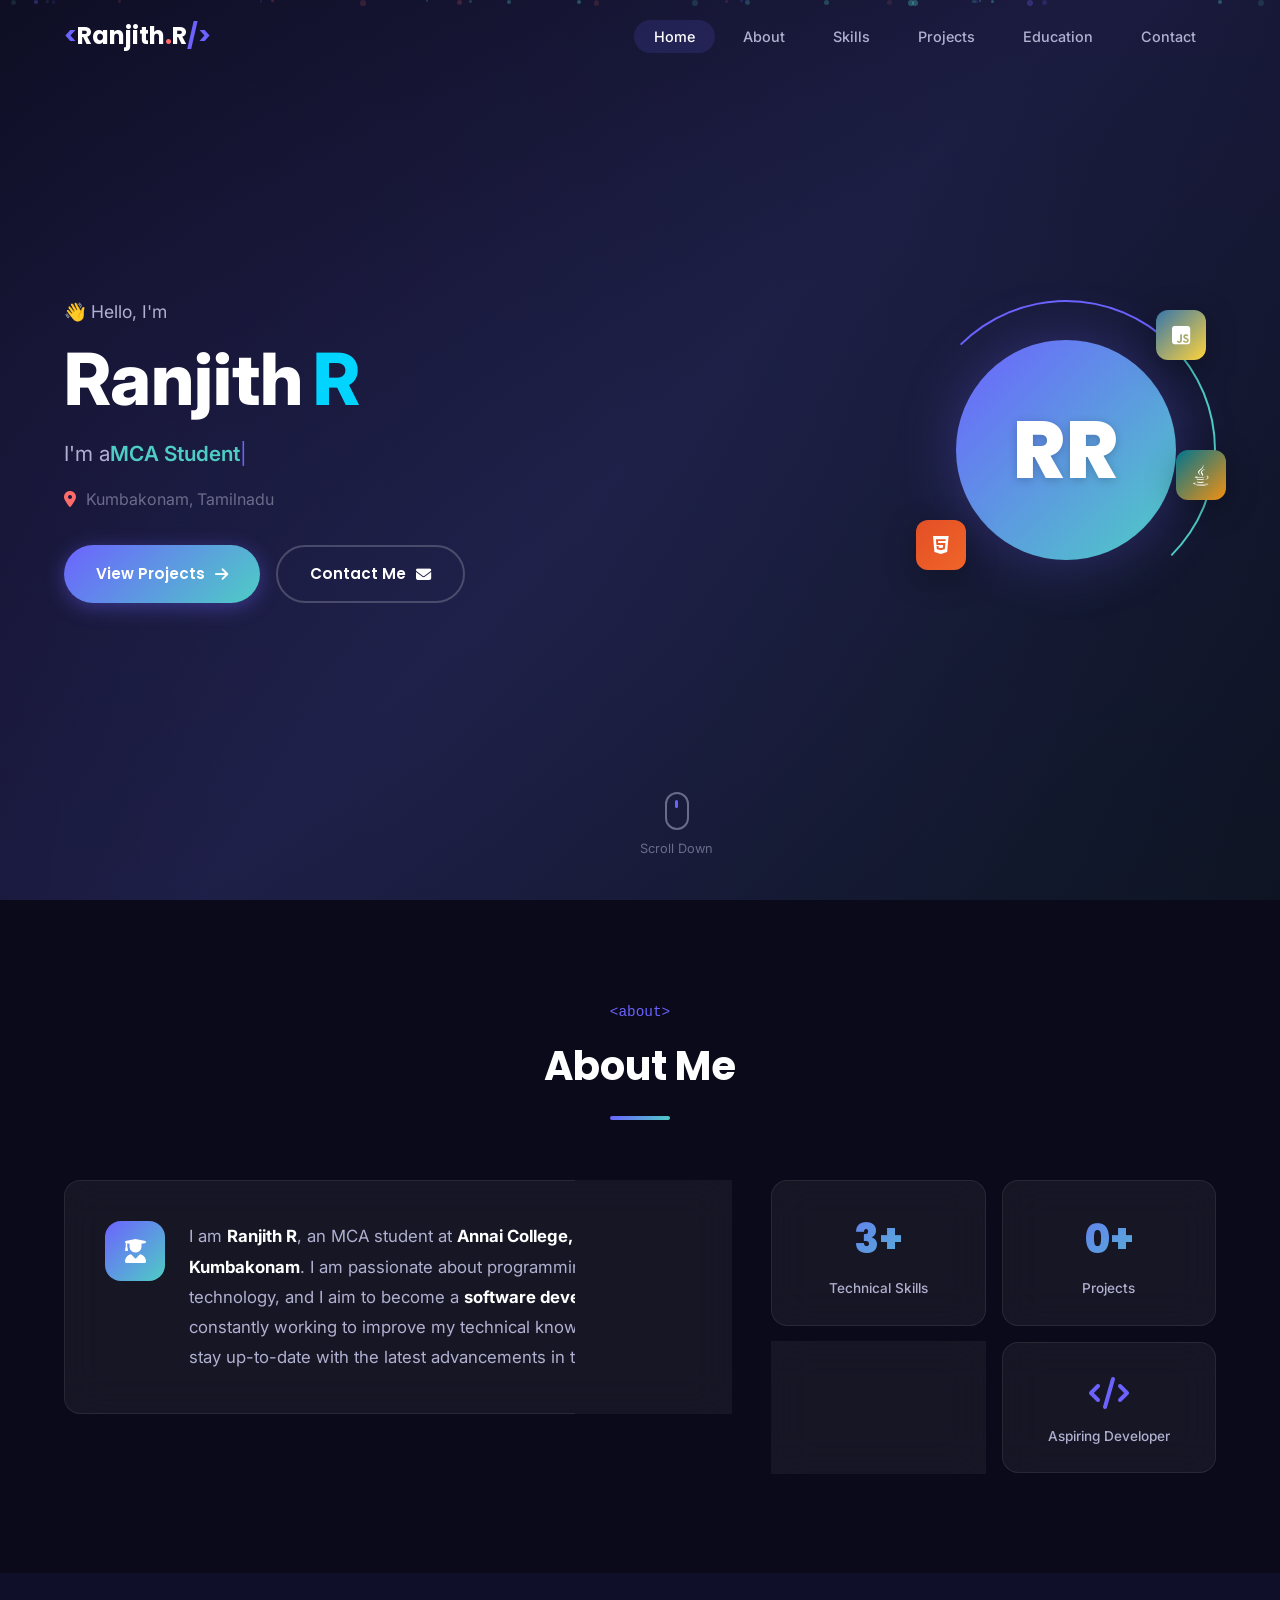
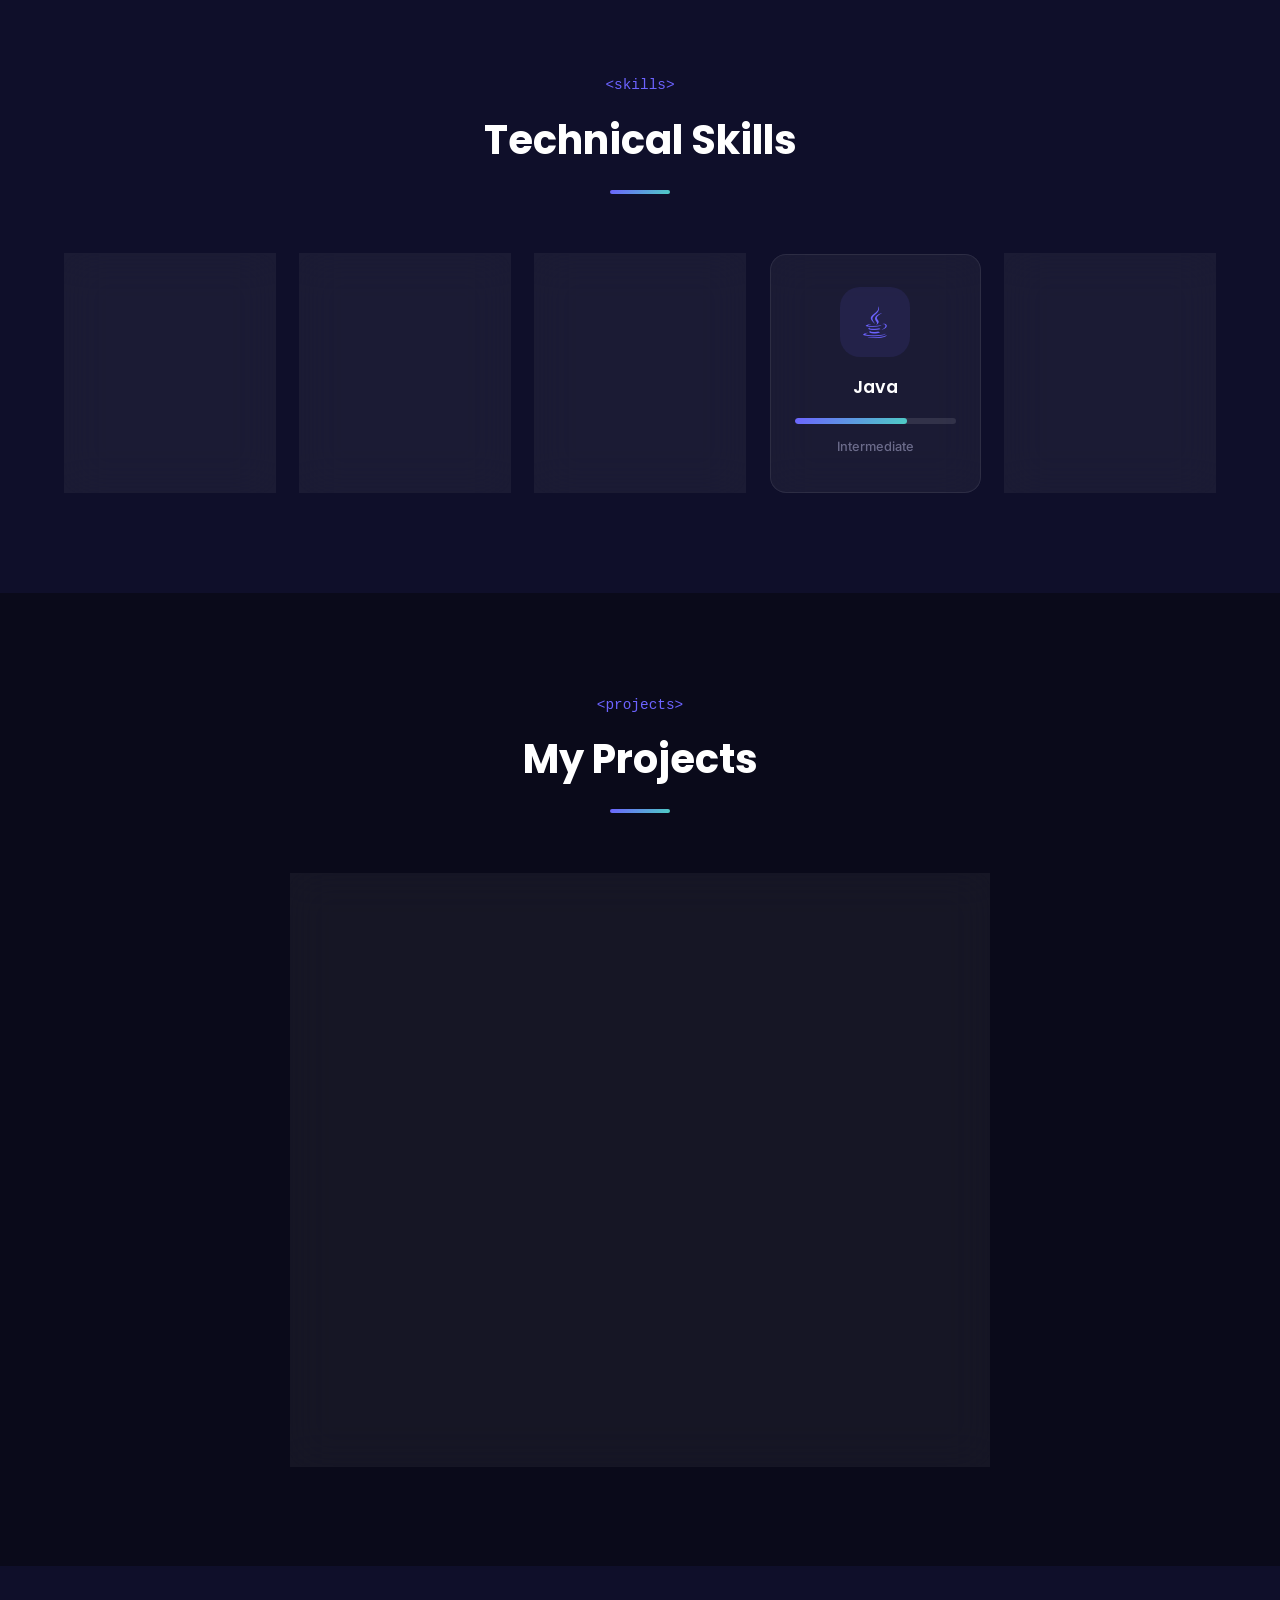
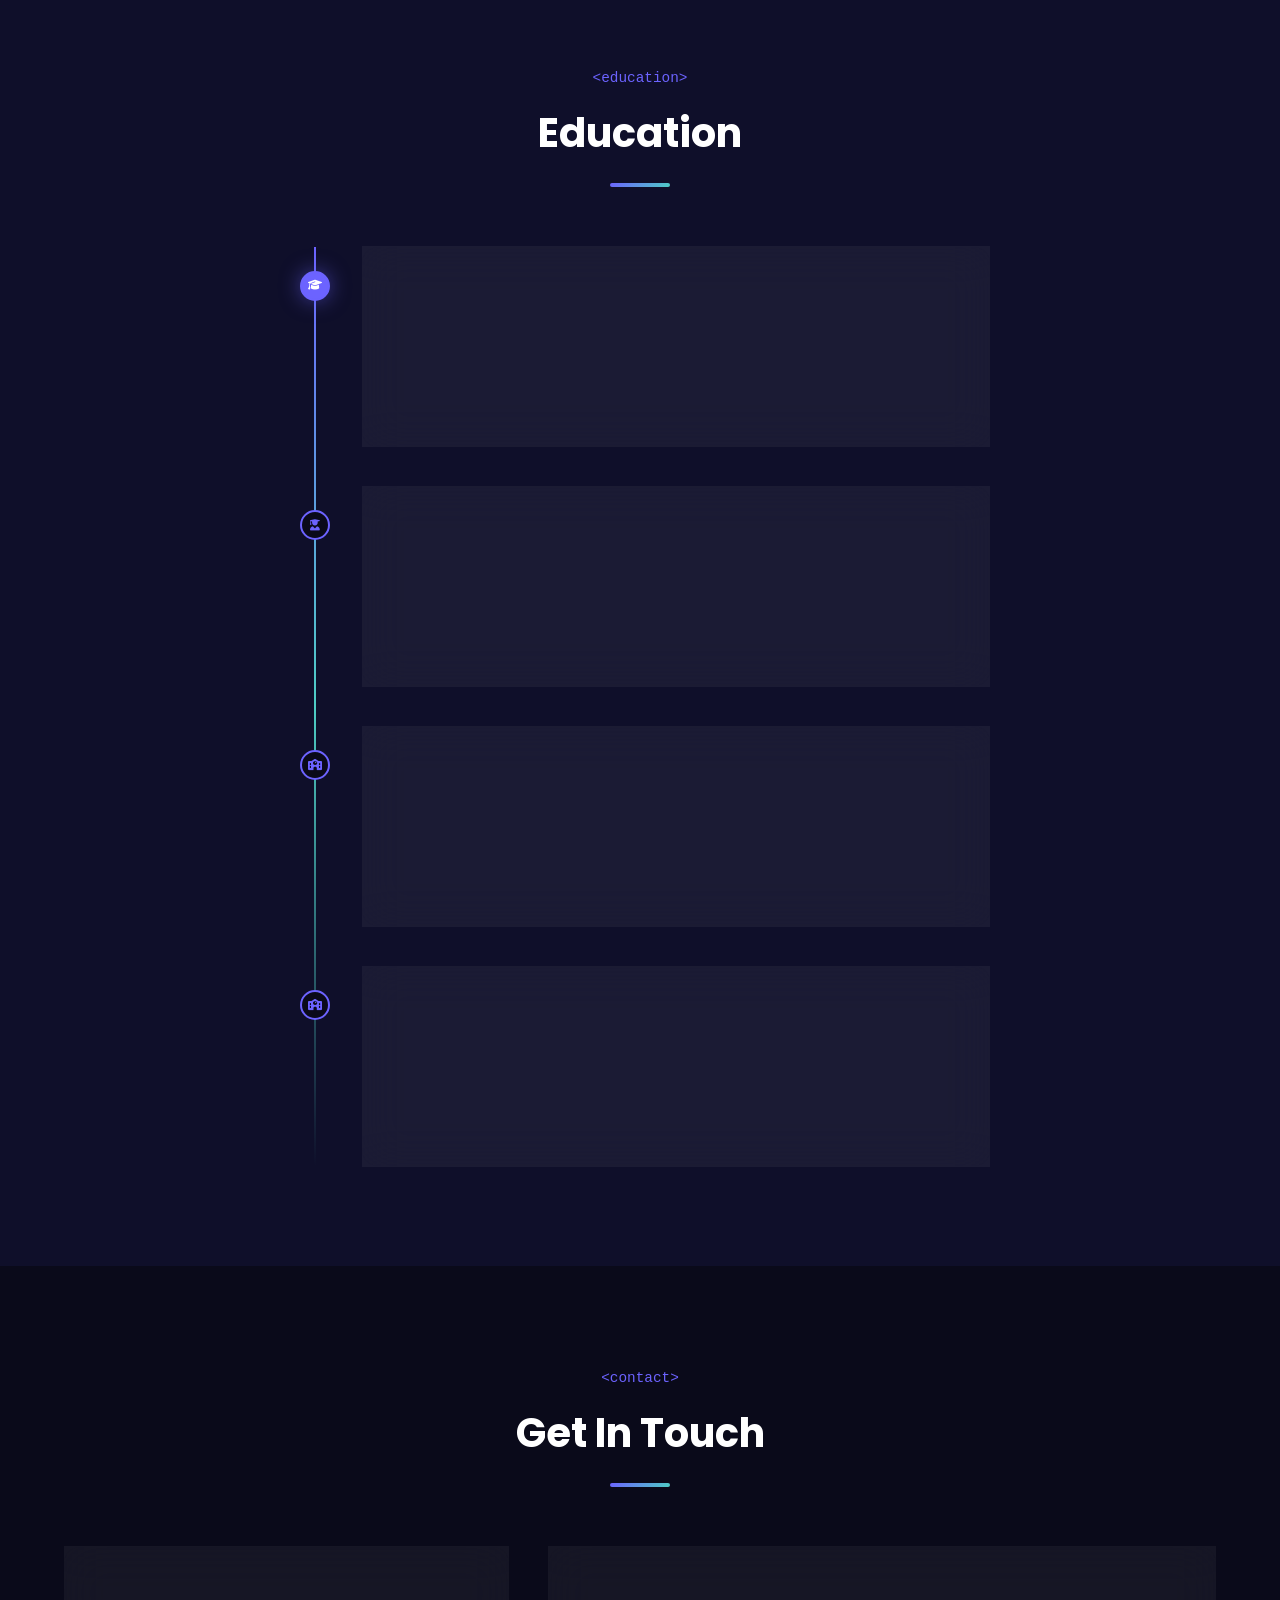
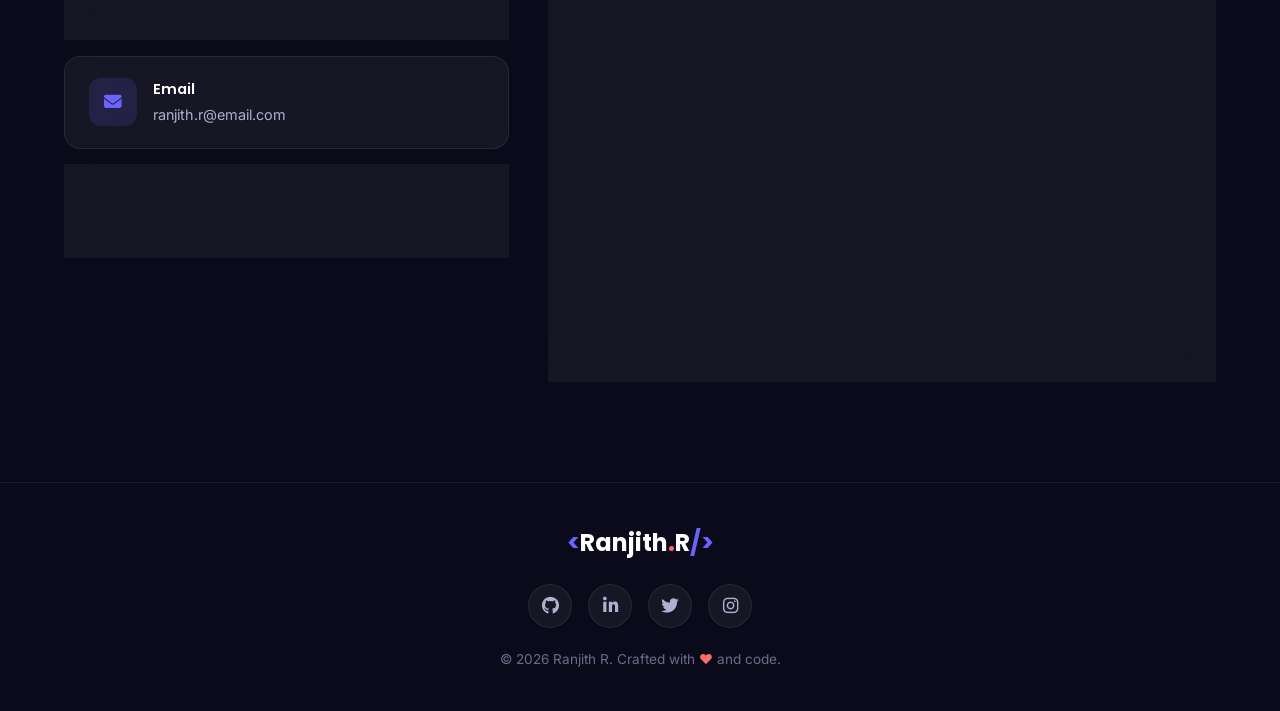
<file: index.html>
<!DOCTYPE html>
<html lang="en">
<head>
    <meta charset="UTF-8">
    <meta name="viewport" content="width=device-width, initial-scale=1.0">
    <title>Ranjith R | Portfolio</title>
    <link href="https://fonts.googleapis.com/css2?family=Poppins:wght@300;400;500;600;700;800&family=Inter:wght@300;400;500;600&display=swap" rel="stylesheet">
    <link rel="stylesheet" href="https://cdnjs.cloudflare.com/ajax/libs/font-awesome/6.5.0/css/all.min.css">
    <link rel="stylesheet" href="style.css">
</head>
<body>

    <!-- Navigation -->
    <nav class="navbar" id="navbar">
        <div class="nav-container">
            <a href="#" class="nav-logo">
                <span class="logo-bracket">&lt;</span>Ranjith<span class="logo-dot">.</span>R<span class="logo-bracket">/&gt;</span>
            </a>
            <ul class="nav-links" id="navLinks">
                <li><a href="#home" class="active">Home</a></li>
                <li><a href="#about">About</a></li>
                <li><a href="#skills">Skills</a></li>
                <li><a href="#projects">Projects</a></li>
                <li><a href="#education">Education</a></li>
                <li><a href="#contact">Contact</a></li>
            </ul>
            <div class="hamburger" id="hamburger">
                <span></span>
                <span></span>
                <span></span>
            </div>
        </div>
    </nav>

    <!-- Hero Section -->
    <section class="hero" id="home">
        <div class="hero-particles" id="particles"></div>
        <div class="hero-content">
            <div class="hero-text">
                <p class="hero-greeting">
                    <span class="wave">👋</span> Hello, I'm
                </p>
                <h1 class="hero-name">
                    <span class="name-line">Ranjith</span>
                    <span class="name-line accent">R</span>
                </h1>
                <div class="hero-typewriter">
                    <span class="typewriter-prefix">I'm a </span>
                    <span class="typewriter-text" id="typewriter"></span>
                    <span class="typewriter-cursor">|</span>
                </div>
                <p class="hero-location">
                    <i class="fas fa-map-marker-alt"></i> Kumbakonam, Tamilnadu
                </p>
                <div class="hero-buttons">
                    <a href="#projects" class="btn btn-primary">
                        <span>View Projects</span>
                        <i class="fas fa-arrow-right"></i>
                    </a>
                    <a href="#contact" class="btn btn-outline">
                        <span>Contact Me</span>
                        <i class="fas fa-envelope"></i>
                    </a>
                </div>
            </div>
            <div class="hero-visual">
                <div class="avatar-container">
                    <div class="avatar-ring"></div>
                    <div class="avatar-circle">
                        <span class="avatar-initials">RR</span>
                    </div>
                    <div class="floating-badge badge-1">
                        <i class="fab fa-js-square"></i>
                    </div>
                    <div class="floating-badge badge-2">
                        <i class="fab fa-html5"></i>
                    </div>
                    <div class="floating-badge badge-3">
                        <i class="fab fa-java"></i>
                    </div>
                </div>
            </div>
        </div>
        <div class="scroll-indicator">
            <div class="mouse">
                <div class="mouse-wheel"></div>
            </div>
            <span>Scroll Down</span>
        </div>
    </section>

    <!-- About Section -->
    <section class="section about" id="about">
        <div class="container">
            <div class="section-header">
                <span class="section-tag">&lt;about&gt;</span>
                <h2 class="section-title">About Me</h2>
                <div class="section-line"></div>
            </div>
            <div class="about-grid">
                <div class="about-card glass-card">
                    <div class="about-icon">
                        <i class="fas fa-user-graduate"></i>
                    </div>
                    <p class="about-text">
                        I am <strong>Ranjith R</strong>, an MCA student at <strong>Annai College, Kumbakonam</strong>. 
                        I am passionate about programming and technology, and I aim to become a 
                        <strong>software developer</strong>. I am constantly working to improve my technical knowledge 
                        and stay up-to-date with the latest advancements in the field.
                    </p>
                </div>
                <div class="about-stats">
                    <div class="stat-card glass-card">
                        <div class="stat-number" data-count="5">0</div>
                        <div class="stat-label">Technical Skills</div>
                    </div>
                    <div class="stat-card glass-card">
                        <div class="stat-number" data-count="1">0</div>
                        <div class="stat-label">Projects</div>
                    </div>
                    <div class="stat-card glass-card">
                        <div class="stat-icon"><i class="fas fa-graduation-cap"></i></div>
                        <div class="stat-label">MCA Student</div>
                    </div>
                    <div class="stat-card glass-card">
                        <div class="stat-icon"><i class="fas fa-code"></i></div>
                        <div class="stat-label">Aspiring Developer</div>
                    </div>
                </div>
            </div>
        </div>
    </section>

    <!-- Skills Section -->
    <section class="section skills" id="skills">
        <div class="container">
            <div class="section-header">
                <span class="section-tag">&lt;skills&gt;</span>
                <h2 class="section-title">Technical Skills</h2>
                <div class="section-line"></div>
            </div>
            <div class="skills-grid">
                <div class="skill-card glass-card" data-skill="html">
                    <div class="skill-icon-wrap">
                        <i class="fab fa-html5"></i>
                    </div>
                    <h3>HTML</h3>
                    <div class="skill-bar">
                        <div class="skill-progress" data-width="80"></div>
                    </div>
                    <span class="skill-level">Intermediate</span>
                </div>
                <div class="skill-card glass-card" data-skill="css">
                    <div class="skill-icon-wrap">
                        <i class="fab fa-css3-alt"></i>
                    </div>
                    <h3>CSS</h3>
                    <div class="skill-bar">
                        <div class="skill-progress" data-width="75"></div>
                    </div>
                    <span class="skill-level">Intermediate</span>
                </div>
                <div class="skill-card glass-card" data-skill="js">
                    <div class="skill-icon-wrap">
                        <i class="fab fa-js-square"></i>
                    </div>
                    <h3>JavaScript</h3>
                    <div class="skill-bar">
                        <div class="skill-progress" data-width="70"></div>
                    </div>
                    <span class="skill-level">Intermediate</span>
                </div>
                <div class="skill-card glass-card" data-skill="java">
                    <div class="skill-icon-wrap">
                        <i class="fab fa-java"></i>
                    </div>
                    <h3>Java</h3>
                    <div class="skill-bar">
                        <div class="skill-progress" data-width="70"></div>
                    </div>
                    <span class="skill-level">Intermediate</span>
                </div>
                <div class="skill-card glass-card" data-skill="sql">
                    <div class="skill-icon-wrap">
                        <i class="fas fa-database"></i>
                    </div>
                    <h3>SQL</h3>
                    <div class="skill-bar">
                        <div class="skill-progress" data-width="65"></div>
                    </div>
                    <span class="skill-level">Intermediate</span>
                </div>
            </div>
        </div>
    </section>

    <!-- Projects Section -->
    <section class="section projects" id="projects">
        <div class="container">
            <div class="section-header">
                <span class="section-tag">&lt;projects&gt;</span>
                <h2 class="section-title">My Projects</h2>
                <div class="section-line"></div>
            </div>
            <div class="project-showcase">
                <div class="project-card glass-card">
                    <div class="project-header">
                        <div class="project-icon">
                            <i class="fas fa-calendar-check"></i>
                        </div>
                        <div class="project-tags">
                            <span class="tag">Python</span>
                            <span class="tag">MySQL</span>
                            <span class="tag">Database</span>
                        </div>
                    </div>
                    <h3 class="project-title">Appointment Scheduling System</h3>
                    <p class="project-desc">
                        A comprehensive appointment scheduling application using database management 
                        to streamline the process of booking and managing appointments efficiently.
                    </p>
                    <div class="project-features">
                        <h4><i class="fas fa-star"></i> Key Features</h4>
                        <ul>
                            <li>
                                <i class="fas fa-check-circle"></i>
                                <span>Patient Registration</span>
                            </li>
                            <li>
                                <i class="fas fa-check-circle"></i>
                                <span>Appointment Booking</span>
                            </li>
                            <li>
                                <i class="fas fa-check-circle"></i>
                                <span>Doctor Details Management</span>
                            </li>
                            <li>
                                <i class="fas fa-check-circle"></i>
                                <span>Database Storage</span>
                            </li>
                            <li>
                                <i class="fas fa-check-circle"></i>
                                <span>Availability Checking</span>
                            </li>
                        </ul>
                    </div>
                    <div class="project-footer">
                        <a href="#" class="project-link">
                            <i class="fab fa-github"></i> View Code
                        </a>
                        <a href="#" class="project-link">
                            <i class="fas fa-external-link-alt"></i> Live Demo
                        </a>
                    </div>
                </div>
            </div>
        </div>
    </section>

    <!-- Education Section -->
    <section class="section education" id="education">
        <div class="container">
            <div class="section-header">
                <span class="section-tag">&lt;education&gt;</span>
                <h2 class="section-title">Education</h2>
                <div class="section-line"></div>
            </div>
            <div class="timeline">
                <div class="timeline-item">
                    <div class="timeline-dot current">
                        <i class="fas fa-graduation-cap"></i>
                    </div>
                    <div class="timeline-content glass-card">
                        <span class="timeline-date">
                            <i class="fas fa-calendar"></i> 2025 – Present
                        </span>
                        <h3>Master of Computer Applications (MCA)</h3>
                        <p class="timeline-institution">
                            <i class="fas fa-university"></i> Annai College of Arts and Science
                        </p>
                        <span class="timeline-status ongoing">Currently Pursuing</span>
                    </div>
                </div>
                <div class="timeline-item">
                    <div class="timeline-dot">
                        <i class="fas fa-user-graduate"></i>
                    </div>
                    <div class="timeline-content glass-card">
                        <span class="timeline-date">
                            <i class="fas fa-calendar"></i> 2022 – 2025
                        </span>
                        <h3>Bachelor of Computer Applications (BCA)</h3>
                        <p class="timeline-institution">
                            <i class="fas fa-university"></i> Nalli Kuppusamy Arts College
                        </p>
                        <span class="timeline-status completed">Completed</span>
                    </div>
                </div>
                <div class="timeline-item">
                    <div class="timeline-dot">
                        <i class="fas fa-school"></i>
                    </div>
                    <div class="timeline-content glass-card">
                        <span class="timeline-date">
                            <i class="fas fa-calendar"></i> HSC
                        </span>
                        <h3>Higher Secondary Certificate (12th)</h3>
                        <p class="timeline-institution">
                            <i class="fas fa-university"></i> Saukathul Islam (BMS) Higher Secondary School
                        </p>
                        <span class="timeline-status completed">Completed</span>
                    </div>
                </div>
                <div class="timeline-item">
                    <div class="timeline-dot">
                        <i class="fas fa-school"></i>
                    </div>
                    <div class="timeline-content glass-card">
                        <span class="timeline-date">
                            <i class="fas fa-calendar"></i> SSLC
                        </span>
                        <h3>Secondary School Leaving Certificate (10th)</h3>
                        <p class="timeline-institution">
                            <i class="fas fa-university"></i> Saukathul Islam (BMS) Higher Secondary School
                        </p>
                        <span class="timeline-status completed">Completed</span>
                    </div>
                </div>
            </div>
        </div>
    </section>

    <!-- Contact Section -->
    <section class="section contact" id="contact">
        <div class="container">
            <div class="section-header">
                <span class="section-tag">&lt;contact&gt;</span>
                <h2 class="section-title">Get In Touch</h2>
                <div class="section-line"></div>
            </div>
            <div class="contact-grid">
                <div class="contact-info">
                    <div class="contact-card glass-card">
                        <div class="contact-icon">
                            <i class="fas fa-map-marker-alt"></i>
                        </div>
                        <div>
                            <h4>Location</h4>
                            <p>Kumbakonam, Tamilnadu</p>
                        </div>
                    </div>
                    <div class="contact-card glass-card">
                        <div class="contact-icon">
                            <i class="fas fa-envelope"></i>
                        </div>
                        <div>
                            <h4>Email</h4>
                            <p>ranjith.r@email.com</p>
                        </div>
                    </div>
                    <div class="contact-card glass-card">
                        <div class="contact-icon">
                            <i class="fas fa-graduation-cap"></i>
                        </div>
                        <div>
                            <h4>Currently</h4>
                            <p>MCA Student @ Annai College</p>
                        </div>
                    </div>
                </div>
                <form class="contact-form glass-card" id="contactForm">
                    <div class="form-group">
                        <input type="text" id="name" placeholder=" " required>
                        <label for="name">Your Name</label>
                        <span class="form-line"></span>
                    </div>
                    <div class="form-group">
                        <input type="email" id="email" placeholder=" " required>
                        <label for="email">Your Email</label>
                        <span class="form-line"></span>
                    </div>
                    <div class="form-group">
                        <textarea id="message" rows="4" placeholder=" " required></textarea>
                        <label for="message">Your Message</label>
                        <span class="form-line"></span>
                    </div>
                    <button type="submit" class="btn btn-primary btn-full">
                        <span>Send Message</span>
                        <i class="fas fa-paper-plane"></i>
                    </button>
                </form>
            </div>
        </div>
    </section>

    <!-- Footer -->
    <footer class="footer">
        <div class="container">
            <div class="footer-content">
                <div class="footer-logo">
                    <span class="logo-bracket">&lt;</span>Ranjith<span class="logo-dot">.</span>R<span class="logo-bracket">/&gt;</span>
                </div>
                <div class="footer-social">
                    <a href="#" class="social-link"><i class="fab fa-github"></i></a>
                    <a href="#" class="social-link"><i class="fab fa-linkedin-in"></i></a>
                    <a href="#" class="social-link"><i class="fab fa-twitter"></i></a>
                    <a href="#" class="social-link"><i class="fab fa-instagram"></i></a>
                </div>
                <p class="footer-text">
                    &copy; 2026 Ranjith R. Crafted with <span class="heart">&hearts;</span> and code.
                </p>
            </div>
        </div>
    </footer>

    <script src="script.js"></script>
</body>
</html>
</file>
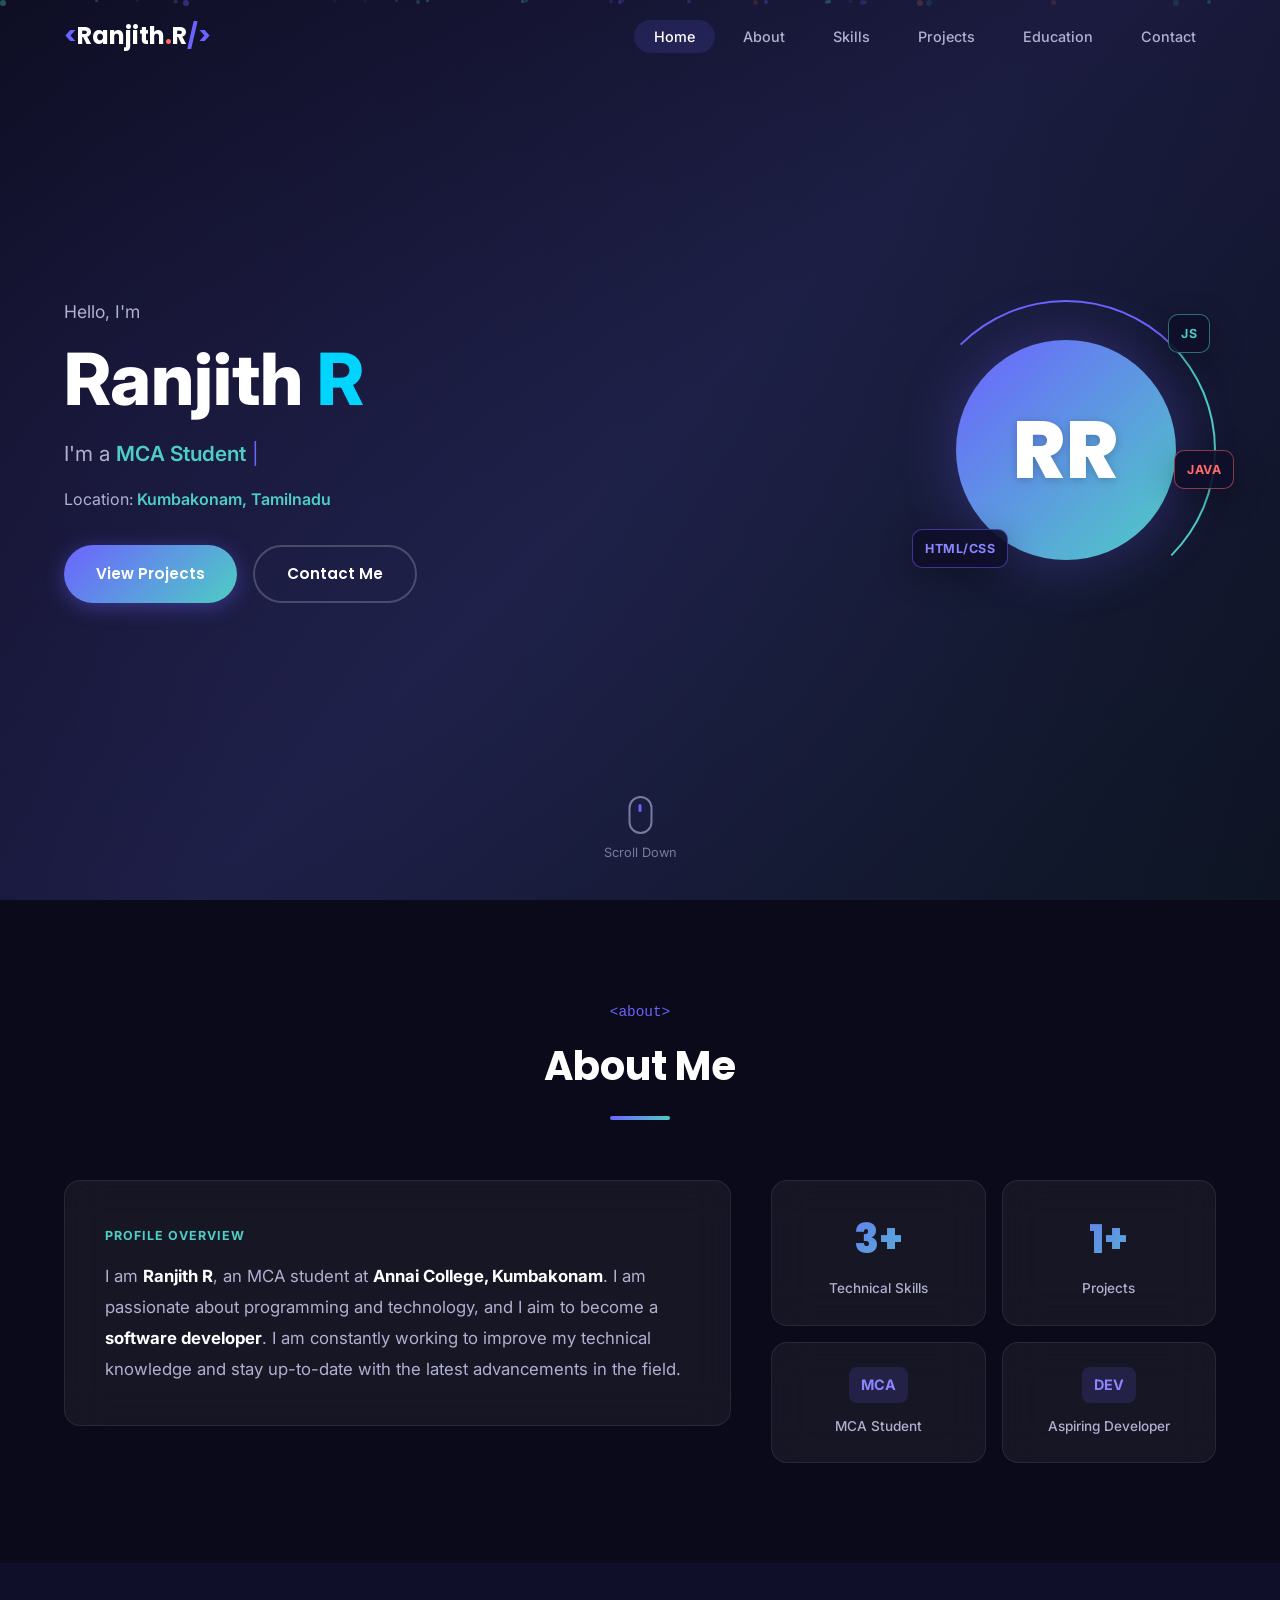
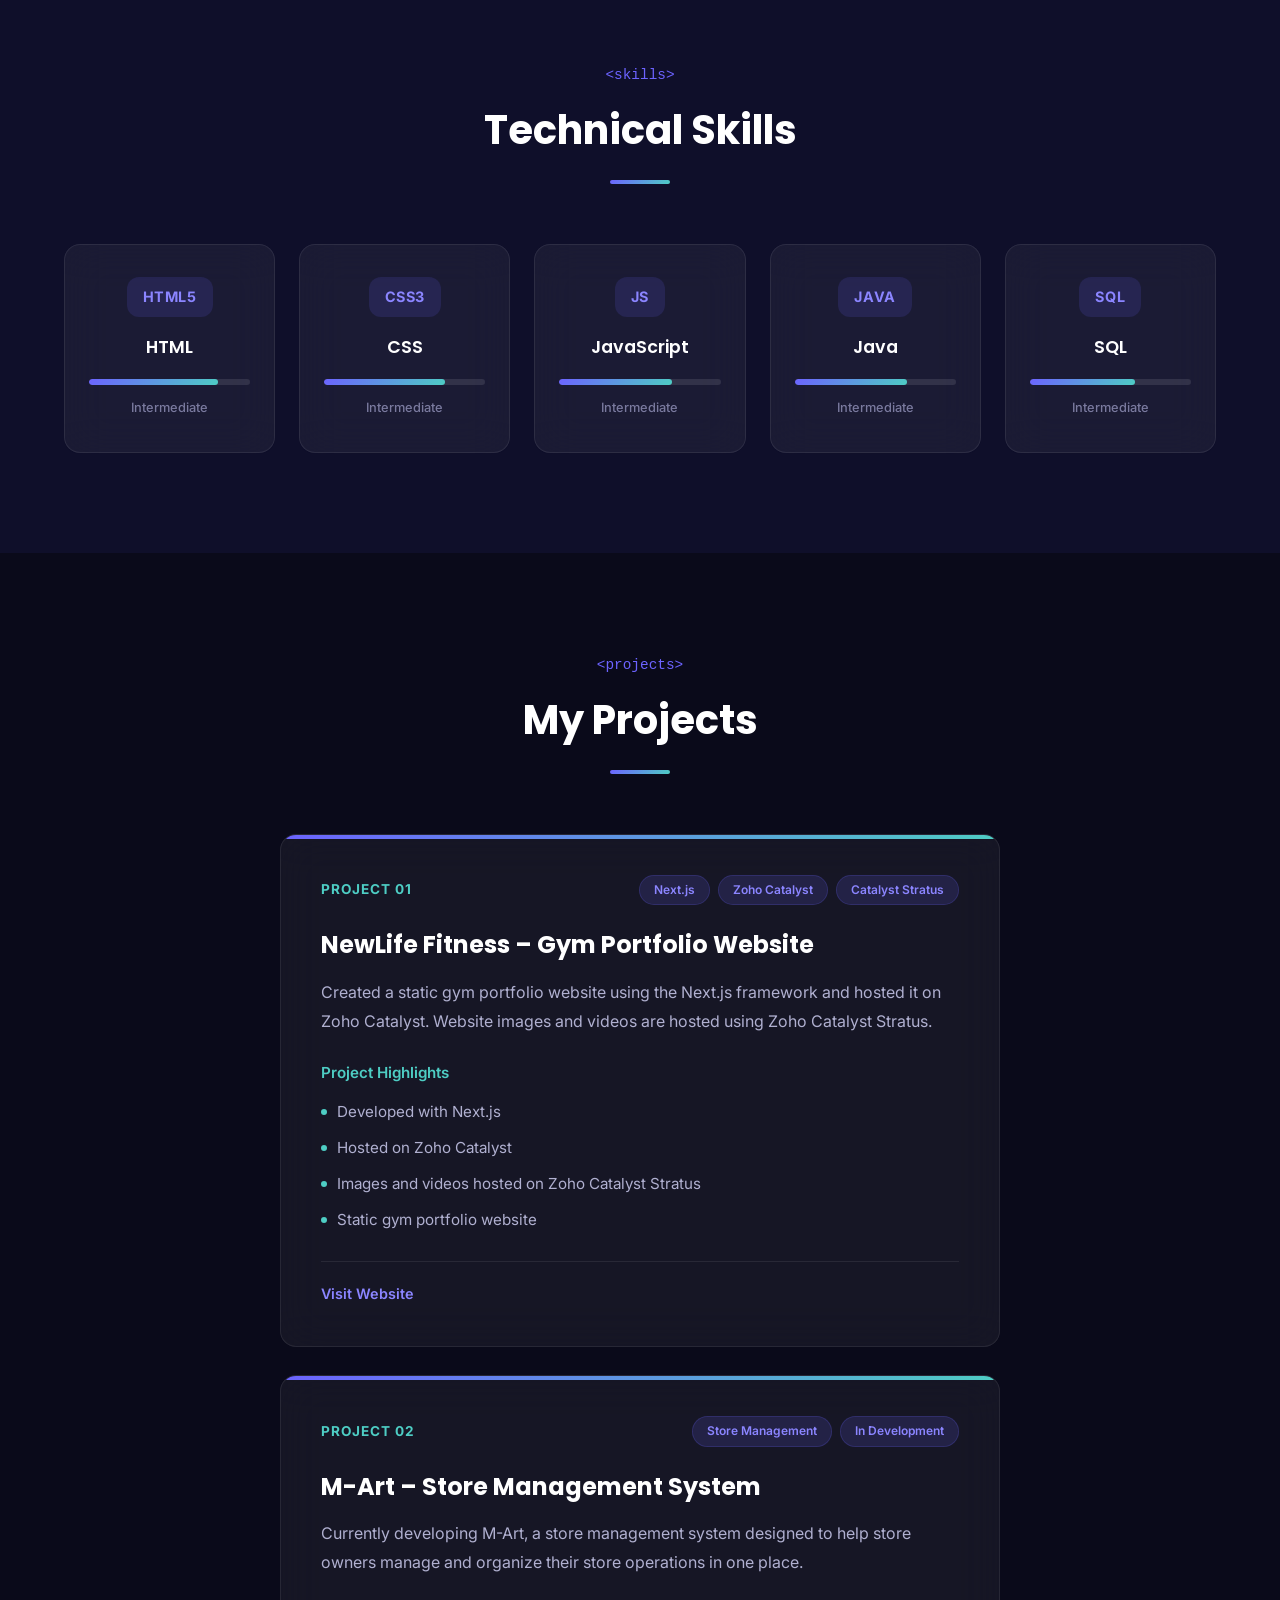
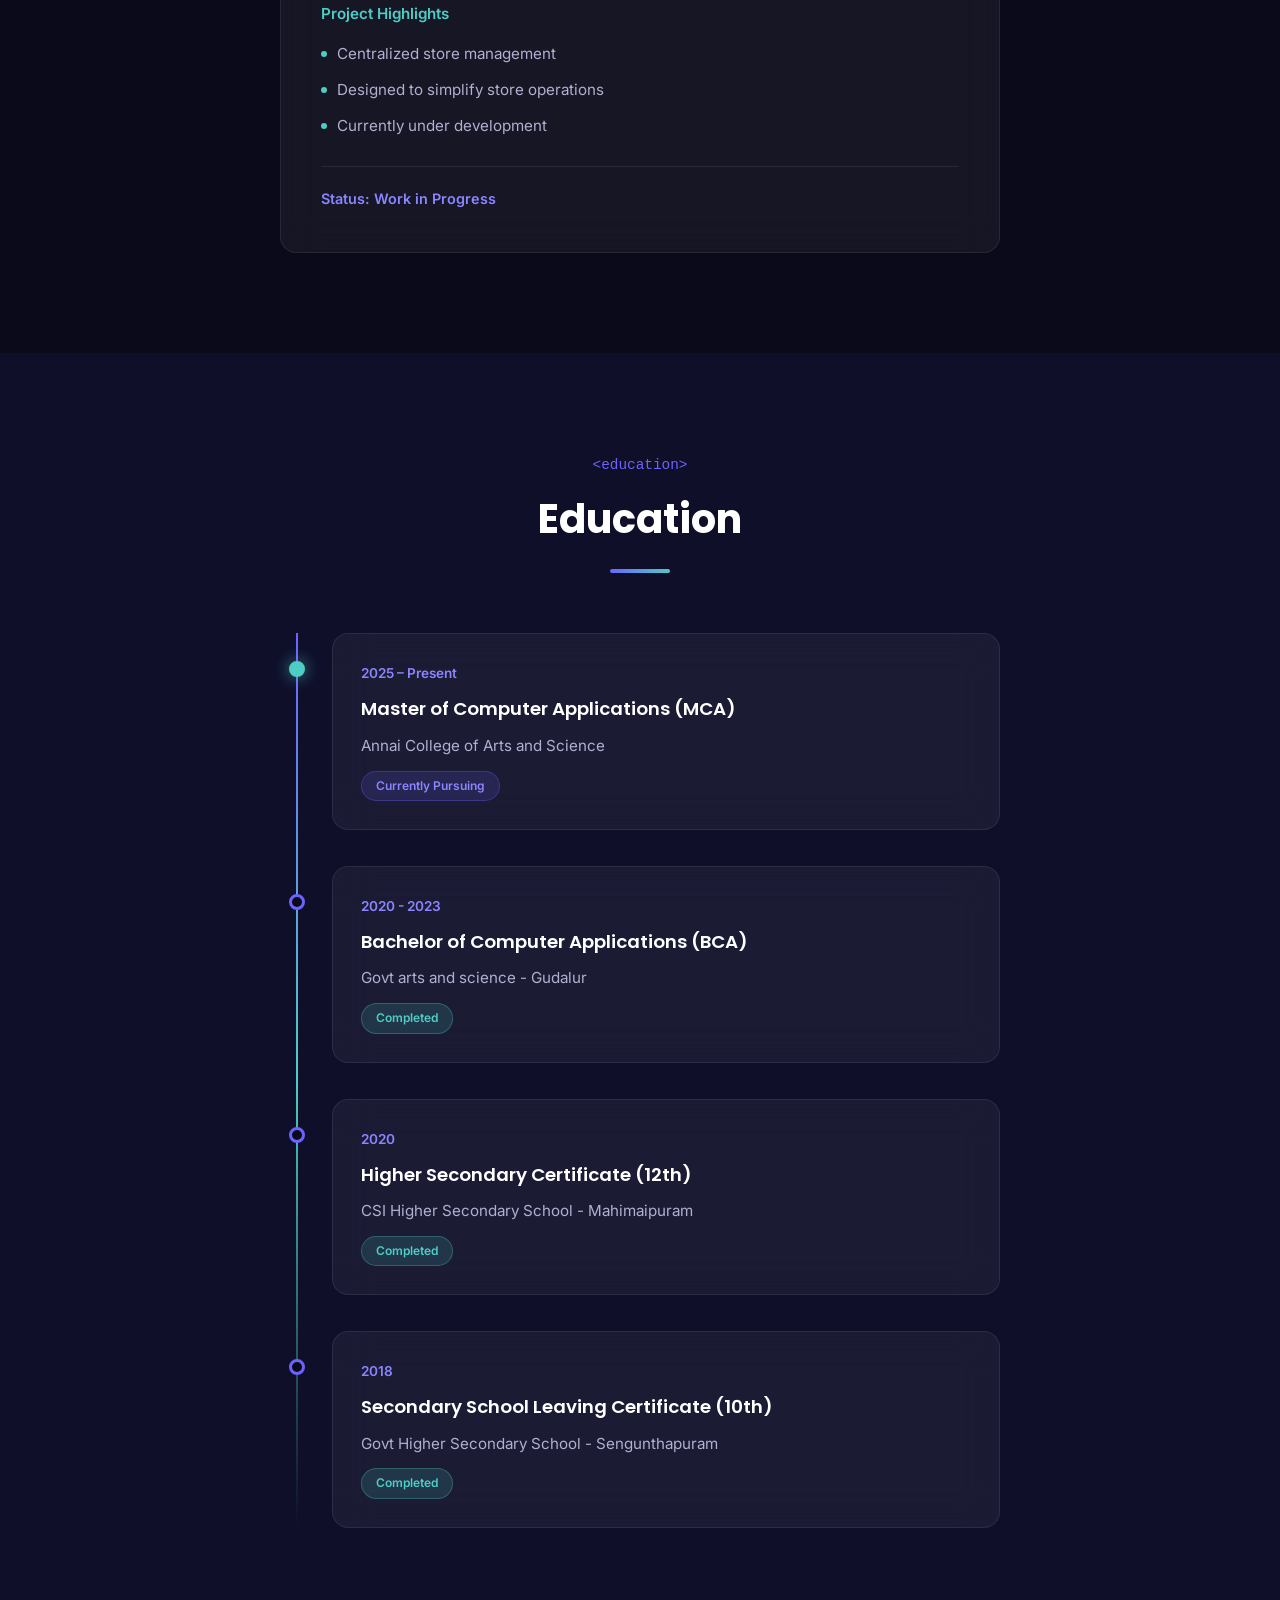
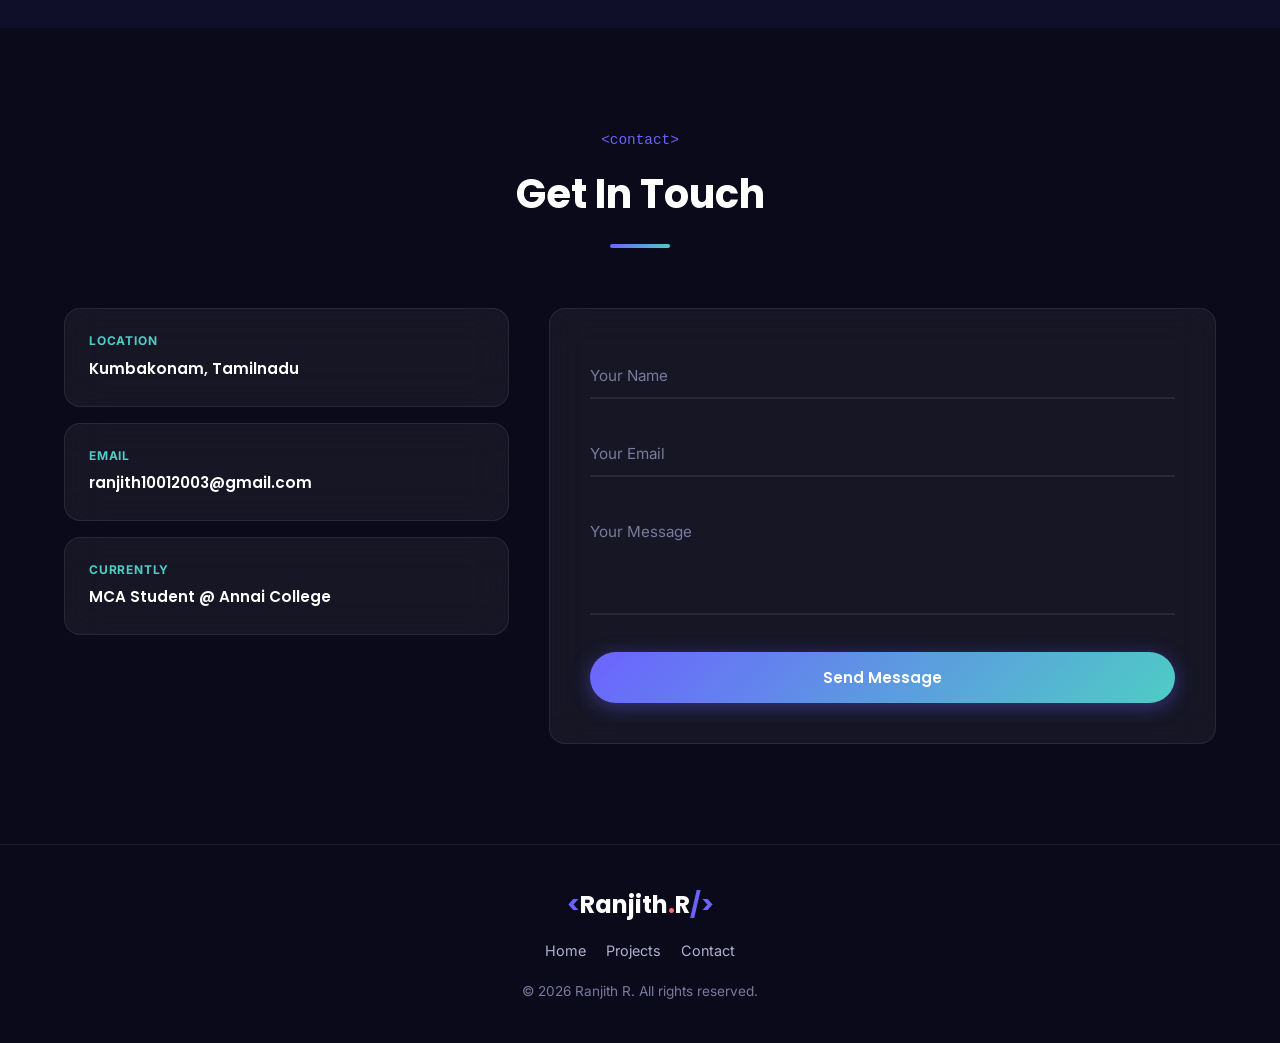
<file: Ranjith_portfolio.html>
<!DOCTYPE html>
<html lang="en">
<head>
    <meta charset="UTF-8">
    <meta name="viewport" content="width=device-width, initial-scale=1.0">
    <title>Ranjith R | Portfolio</title>
    <link href="https://fonts.googleapis.com/css2?family=Space+Grotesk:wght@400;500;600;700&family=Inter:wght@300;400;500;600&family=Poppins:wght@300;400;500;600;700;800&display=swap" rel="stylesheet">
    <style>
        /* --- CSS Variables --- */
        :root {
            --primary: #6C63FF;
            --primary-dark: #5A52D5;
            --primary-light: #8B85FF;
            --accent: #FF6B6B;
            --accent-secondary: #4ECDC4;
            --bg-dark: #0a0a1a;
            --bg-section: #0f0f2a;
            --bg-card: rgba(255, 255, 255, 0.05);
            --text-primary: #ffffff;
            --text-secondary: #b0b0d0;
            --text-muted: #7a7a9e;
            --border: rgba(255, 255, 255, 0.08);
            --gradient-1: linear-gradient(135deg, #6C63FF 0%, #4ECDC4 100%);
            --gradient-hero: linear-gradient(135deg, #0a0a1a 0%, #1a1a3e 50%, #0a0a1a 100%);
            --shadow: 0 8px 32px rgba(0, 0, 0, 0.3);
            --shadow-glow: 0 0 40px rgba(108, 99, 255, 0.15);
            --radius: 16px;
            --radius-sm: 8px;
            --transition: all 0.3s cubic-bezier(0.4, 0, 0.2, 1);
        }

        /* --- Reset & Base --- */
        *, *::before, *::after {
            margin: 0;
            padding: 0;
            box-sizing: border-box;
        }

        html {
            scroll-behavior: smooth;
            scroll-padding-top: 80px;
        }

        body {
            font-family: 'Inter', 'Poppins', sans-serif;
            background: var(--bg-dark);
            color: var(--text-primary);
            line-height: 1.7;
            overflow-x: hidden;
        }

        a {
            text-decoration: none;
            color: inherit;
        }

        ul {
            list-style: none;
        }

        .container {
            max-width: 1200px;
            margin: 0 auto;
            padding: 0 24px;
        }

        /* --- Glass Card Effect --- */
        .glass-card {
            background: var(--bg-card);
            backdrop-filter: blur(20px);
            -webkit-backdrop-filter: blur(20px);
            border: 1px solid var(--border);
            border-radius: var(--radius);
            transition: var(--transition);
        }

        .glass-card:hover {
            border-color: rgba(108, 99, 255, 0.3);
            box-shadow: var(--shadow-glow);
            transform: translateY(-2px);
        }

        /* --- Buttons --- */
        .btn {
            display: inline-flex;
            align-items: center;
            justify-content: center;
            gap: 10px;
            padding: 14px 32px;
            border-radius: 50px;
            font-family: 'Poppins', sans-serif;
            font-weight: 600;
            font-size: 0.95rem;
            cursor: pointer;
            transition: var(--transition);
            border: none;
        }

        .btn-primary {
            background: var(--gradient-1);
            color: white;
            box-shadow: 0 4px 20px rgba(108, 99, 255, 0.4);
        }

        .btn-primary:hover {
            transform: translateY(-3px);
            box-shadow: 0 8px 30px rgba(108, 99, 255, 0.5);
        }

        .btn-outline {
            background: transparent;
            color: var(--text-primary);
            border: 2px solid rgba(255, 255, 255, 0.2);
        }

        .btn-outline:hover {
            border-color: var(--primary);
            background: rgba(108, 99, 255, 0.1);
            transform: translateY(-3px);
        }

        .btn-full {
            width: 100%;
        }

        /* ============================================
           NAVIGATION
           ============================================ */
        .navbar {
            position: fixed;
            top: 0;
            left: 0;
            right: 0;
            z-index: 1000;
            padding: 16px 0;
            transition: var(--transition);
        }

        .navbar.scrolled {
            background: rgba(10, 10, 26, 0.92);
            backdrop-filter: blur(20px);
            -webkit-backdrop-filter: blur(20px);
            border-bottom: 1px solid var(--border);
            padding: 12px 0;
        }

        .nav-container {
            max-width: 1200px;
            margin: 0 auto;
            padding: 0 24px;
            display: flex;
            align-items: center;
            justify-content: space-between;
        }

        .nav-logo {
            font-family: 'Poppins', sans-serif;
            font-size: 1.5rem;
            font-weight: 700;
            color: var(--text-primary);
        }

        .logo-bracket {
            color: var(--primary);
        }

        .logo-dot {
            color: var(--accent);
        }

        .nav-links {
            display: flex;
            gap: 8px;
        }

        .nav-links a {
            padding: 8px 20px;
            border-radius: 50px;
            font-size: 0.9rem;
            font-weight: 500;
            color: var(--text-secondary);
            transition: var(--transition);
        }

        .nav-links a:hover,
        .nav-links a.active {
            color: var(--text-primary);
            background: rgba(108, 99, 255, 0.15);
        }

        .hamburger {
            display: none;
            flex-direction: column;
            gap: 5px;
            cursor: pointer;
            z-index: 1001;
        }

        .hamburger span {
            width: 28px;
            height: 3px;
            background: var(--text-primary);
            border-radius: 2px;
            transition: var(--transition);
        }

        .hamburger.active span:nth-child(1) {
            transform: rotate(45deg) translate(5px, 6px);
        }

        .hamburger.active span:nth-child(2) {
            opacity: 0;
        }

        .hamburger.active span:nth-child(3) {
            transform: rotate(-45deg) translate(5px, -6px);
        }

        /* ============================================
           HERO SECTION
           ============================================ */
        .hero {
            min-height: 100vh;
            display: flex;
            align-items: center;
            justify-content: center;
            position: relative;
            background: var(--gradient-hero);
            overflow: hidden;
        }

        .hero::before {
            content: '';
            position: absolute;
            top: -50%;
            left: -50%;
            width: 200%;
            height: 200%;
            background: radial-gradient(circle at 30% 50%, rgba(108, 99, 255, 0.08) 0%, transparent 50%),
                        radial-gradient(circle at 70% 80%, rgba(78, 205, 196, 0.06) 0%, transparent 50%);
            animation: heroGlow 15s ease-in-out infinite alternate;
        }

        @keyframes heroGlow {
            0% { transform: translate(0, 0) rotate(0deg); }
            100% { transform: translate(-5%, 5%) rotate(5deg); }
        }

        .hero-particles {
            position: absolute;
            inset: 0;
            overflow: hidden;
        }

        .particle {
            position: absolute;
            width: 4px;
            height: 4px;
            background: rgba(108, 99, 255, 0.5);
            border-radius: 50%;
            animation: particleFloat linear infinite;
        }

        @keyframes particleFloat {
            0% { transform: translateY(100vh) scale(0); opacity: 0; }
            10% { opacity: 1; }
            90% { opacity: 1; }
            100% { transform: translateY(-10vh) scale(1); opacity: 0; }
        }

        .hero-content {
            display: flex;
            align-items: center;
            justify-content: space-between;
            gap: 60px;
            max-width: 1200px;
            padding: 0 24px;
            width: 100%;
            position: relative;
            z-index: 1;
        }

        .hero-text {
            flex: 1;
        }

        .hero-greeting {
            font-size: 1.1rem;
            color: var(--text-secondary);
            margin-bottom: 12px;
            font-weight: 400;
        }

        .hero-name {
            display: flex;
            font-size: 4.5rem;
            font-weight: 800;
            line-height: 1.1;
            margin-bottom: 16px;
            gap: 14px;
            align-items: center;
        }

        .name-line {
            display: inline;
            color: #ffffff;
        }

        .name-line.accent {
            color: #00d4ff;
        }

        .hero-typewriter {
            font-size: 1.3rem;
            margin-bottom: 12px;
            min-height: 40px;
            display: flex;
            align-items: center;
            gap: 6px;
        }

        .typewriter-prefix {
            color: var(--text-secondary);
        }

        .typewriter-text {
            color: var(--accent-secondary);
            font-weight: 600;
        }

        .typewriter-cursor {
            color: var(--primary);
            animation: blink 1s infinite;
        }

        @keyframes blink {
            0%, 100% { opacity: 1; }
            50% { opacity: 0; }
        }

        .hero-location {
            color: var(--text-secondary);
            font-size: 1rem;
            margin-bottom: 32px;
        }

        .hero-location span {
            color: var(--accent-secondary);
            font-weight: 600;
        }

        .hero-buttons {
            display: flex;
            gap: 16px;
            flex-wrap: wrap;
        }

        /* Hero Visual / Avatar */
        .hero-visual {
            flex-shrink: 0;
        }

        .avatar-container {
            position: relative;
            width: 300px;
            height: 300px;
            display: flex;
            align-items: center;
            justify-content: center;
        }

        .avatar-ring {
            position: absolute;
            inset: 0;
            border-radius: 50%;
            border: 2px solid transparent;
            border-top-color: var(--primary);
            border-right-color: var(--accent-secondary);
            animation: ringRotate 8s linear infinite;
        }

        @keyframes ringRotate {
            100% { transform: rotate(360deg); }
        }

        .avatar-circle {
            width: 220px;
            height: 220px;
            border-radius: 50%;
            background: var(--gradient-1);
            display: flex;
            align-items: center;
            justify-content: center;
            position: relative;
            box-shadow: 0 0 60px rgba(108, 99, 255, 0.3);
        }

        .avatar-initials {
            font-family: 'Poppins', sans-serif;
            font-size: 5rem;
            font-weight: 800;
            color: white;
            text-shadow: 0 2px 10px rgba(0,0,0,0.2);
        }

        .floating-badge {
            position: absolute;
            padding: 8px 12px;
            border-radius: 10px;
            display: flex;
            align-items: center;
            justify-content: center;
            font-size: 0.78rem;
            font-weight: 700;
            letter-spacing: 0.5px;
            color: white;
            animation: float 6s ease-in-out infinite;
            box-shadow: var(--shadow);
        }

        .badge-1 {
            top: 14px;
            right: 6px;
            background: rgba(15, 15, 42, 0.9);
            border: 1px solid rgba(78, 205, 196, 0.5);
            color: var(--accent-secondary);
            animation-delay: 0s;
        }

        .badge-2 {
            bottom: 32px;
            left: -4px;
            background: rgba(15, 15, 42, 0.9);
            border: 1px solid rgba(108, 99, 255, 0.5);
            color: var(--primary-light);
            animation-delay: 2s;
        }

        .badge-3 {
            top: 50%;
            right: -18px;
            background: rgba(15, 15, 42, 0.9);
            border: 1px solid rgba(255, 107, 107, 0.5);
            color: var(--accent);
            animation-delay: 4s;
        }

        @keyframes float {
            0%, 100% { transform: translateY(0); }
            50% { transform: translateY(-12px); }
        }

        /* Scroll Indicator */
        .scroll-indicator {
            position: absolute;
            bottom: 36px;
            left: 50%;
            transform: translateX(-50%);
            display: flex;
            flex-direction: column;
            align-items: center;
            gap: 8px;
            color: var(--text-muted);
            font-size: 0.8rem;
        }

        .mouse {
            width: 24px;
            height: 38px;
            border: 2px solid var(--text-muted);
            border-radius: 12px;
            display: flex;
            justify-content: center;
            padding-top: 6px;
        }

        .mouse-wheel {
            width: 3px;
            height: 8px;
            background: var(--primary);
            border-radius: 2px;
            animation: scroll 2s infinite;
        }

        @keyframes scroll {
            0% { opacity: 0; transform: translateY(0); }
            40% { opacity: 1; }
            80% { opacity: 0; transform: translateY(12px); }
            100% { opacity: 0; }
        }

        /* ============================================
           SECTION COMMON
           ============================================ */
        .section {
            padding: 100px 0;
            position: relative;
        }

        .section:nth-child(even) {
            background: var(--bg-section);
        }

        .section-header {
            text-align: center;
            margin-bottom: 60px;
        }

        .section-tag {
            font-family: monospace;
            color: var(--primary);
            font-size: 0.9rem;
            font-weight: 500;
            display: block;
            margin-bottom: 8px;
        }

        .section-title {
            font-family: 'Poppins', sans-serif;
            font-size: 2.5rem;
            font-weight: 700;
            margin-bottom: 16px;
        }

        .section-line {
            width: 60px;
            height: 4px;
            background: var(--gradient-1);
            margin: 0 auto;
            border-radius: 2px;
        }

        /* ============================================
           ABOUT SECTION
           ============================================ */
        .about-grid {
            display: grid;
            grid-template-columns: 1.5fr 1fr;
            gap: 40px;
            align-items: start;
        }

        .about-card {
            padding: 40px;
        }

        .about-label {
            display: inline-block;
            font-size: 0.78rem;
            font-weight: 700;
            text-transform: uppercase;
            letter-spacing: 1px;
            color: var(--accent-secondary);
            margin-bottom: 14px;
        }

        .about-text {
            color: var(--text-secondary);
            font-size: 1.05rem;
            line-height: 1.85;
        }

        .about-text strong {
            color: var(--text-primary);
        }

        .about-stats {
            display: grid;
            grid-template-columns: 1fr 1fr;
            gap: 16px;
        }

        .stat-card {
            padding: 24px;
            text-align: center;
        }

        .stat-number {
            font-family: 'Poppins', sans-serif;
            font-size: 2.5rem;
            font-weight: 800;
            background: var(--gradient-1);
            -webkit-background-clip: text;
            -webkit-text-fill-color: transparent;
            background-clip: text;
        }

        .stat-badge {
            display: inline-block;
            padding: 6px 12px;
            border-radius: 8px;
            background: rgba(108, 99, 255, 0.15);
            color: var(--primary-light);
            font-weight: 700;
            font-size: 0.9rem;
            margin-bottom: 8px;
        }

        .stat-label {
            color: var(--text-secondary);
            font-size: 0.85rem;
            font-weight: 500;
            margin-top: 4px;
        }

        /* ============================================
           SKILLS SECTION
           ============================================ */
        .skills-grid {
            display: grid;
            grid-template-columns: repeat(auto-fit, minmax(200px, 1fr));
            gap: 24px;
        }

        .skill-card {
            padding: 32px 24px;
            text-align: center;
            position: relative;
            overflow: hidden;
        }

        .skill-card::before {
            content: '';
            position: absolute;
            top: 0;
            left: 0;
            right: 0;
            height: 3px;
            background: var(--gradient-1);
            transform: scaleX(0);
            transition: transform 0.5s ease;
        }

        .skill-card:hover::before {
            transform: scaleX(1);
        }

        .skill-code-pill {
            display: inline-block;
            padding: 8px 16px;
            border-radius: 12px;
            background: rgba(108, 99, 255, 0.14);
            color: var(--primary-light);
            font-weight: 700;
            font-size: 0.9rem;
            letter-spacing: 0.6px;
            margin-bottom: 16px;
            transition: var(--transition);
        }

        .skill-card:hover .skill-code-pill {
            background: var(--gradient-1);
            color: #ffffff;
        }

        .skill-card h3 {
            font-family: 'Poppins', sans-serif;
            font-size: 1.1rem;
            font-weight: 600;
            margin-bottom: 16px;
        }

        .skill-bar {
            height: 6px;
            background: rgba(255, 255, 255, 0.1);
            border-radius: 3px;
            overflow: hidden;
            margin-bottom: 8px;
        }

        .skill-progress {
            height: 100%;
            background: var(--gradient-1);
            border-radius: 3px;
            width: 0;
            transition: width 1.5s cubic-bezier(0.4, 0, 0.2, 1);
        }

        .skill-level {
            color: var(--text-muted);
            font-size: 0.8rem;
            font-weight: 500;
        }

        /* ============================================
           PROJECTS SECTION
           ============================================ */
        .project-showcase {
            max-width: 720px;
            margin: 0 auto;
            display: grid;
            gap: 28px;
        }

        .project-card {
            padding: 40px;
            position: relative;
            overflow: hidden;
        }

        .project-card::before {
            content: '';
            position: absolute;
            top: 0;
            left: 0;
            right: 0;
            height: 4px;
            background: var(--gradient-1);
        }

        .project-header {
            display: flex;
            align-items: center;
            justify-content: space-between;
            gap: 12px;
            flex-wrap: wrap;
            margin-bottom: 20px;
        }

        .project-index {
            font-size: 0.85rem;
            font-weight: 700;
            letter-spacing: 1px;
            color: var(--accent-secondary);
        }

        .project-tags {
            display: flex;
            gap: 8px;
            flex-wrap: wrap;
        }

        .tag {
            padding: 4px 14px;
            border-radius: 20px;
            font-size: 0.75rem;
            font-weight: 600;
            background: rgba(108, 99, 255, 0.15);
            color: var(--primary-light);
            border: 1px solid rgba(108, 99, 255, 0.2);
        }

        .project-title {
            font-family: 'Poppins', sans-serif;
            font-size: 1.5rem;
            font-weight: 700;
            margin-bottom: 12px;
        }

        .project-desc {
            color: var(--text-secondary);
            margin-bottom: 24px;
            line-height: 1.8;
        }

        .project-features h4 {
            font-size: 0.95rem;
            font-weight: 600;
            margin-bottom: 14px;
            color: var(--accent-secondary);
        }

        .project-features ul {
            display: grid;
            gap: 10px;
        }

        .project-features li {
            color: var(--text-secondary);
            font-size: 0.95rem;
            padding-left: 16px;
            position: relative;
        }

        .project-features li::before {
            content: '';
            position: absolute;
            left: 0;
            top: 10px;
            width: 6px;
            height: 6px;
            border-radius: 50%;
            background: var(--accent-secondary);
        }

        .project-footer {
            display: flex;
            gap: 20px;
            margin-top: 28px;
            padding-top: 20px;
            border-top: 1px solid var(--border);
        }

        .project-link {
            display: inline-flex;
            align-items: center;
            gap: 8px;
            color: var(--primary-light);
            font-weight: 600;
            font-size: 0.9rem;
            transition: var(--transition);
        }

        .project-link:hover {
            color: var(--text-primary);
            transform: translateX(4px);
        }

        /* ============================================
           EDUCATION / TIMELINE
           ============================================ */
        .timeline {
            position: relative;
            max-width: 720px;
            margin: 0 auto;
        }

        .timeline::before {
            content: '';
            position: absolute;
            left: 16px;
            top: 0;
            bottom: 0;
            width: 2px;
            background: linear-gradient(to bottom, var(--primary), var(--accent-secondary), transparent);
        }

        .timeline-item {
            position: relative;
            padding-left: 52px;
            margin-bottom: 36px;
        }

        .timeline-item:last-child {
            margin-bottom: 0;
        }

        .timeline-dot {
            position: absolute;
            left: 9px;
            top: 28px;
            width: 16px;
            height: 16px;
            border-radius: 50%;
            background: var(--bg-dark);
            border: 3px solid var(--primary);
            z-index: 1;
        }

        .timeline-dot.current {
            background: var(--accent-secondary);
            border-color: var(--accent-secondary);
            box-shadow: 0 0 16px rgba(78, 205, 196, 0.7);
        }

        .timeline-content {
            padding: 28px;
        }

        .timeline-date {
            display: block;
            font-size: 0.85rem;
            color: var(--primary-light);
            font-weight: 600;
            margin-bottom: 8px;
        }

        .timeline-content h3 {
            font-family: 'Poppins', sans-serif;
            font-size: 1.15rem;
            font-weight: 600;
            margin-bottom: 8px;
        }

        .timeline-institution {
            color: var(--text-secondary);
            font-size: 0.95rem;
            margin-bottom: 12px;
        }

        .timeline-status {
            display: inline-block;
            padding: 4px 14px;
            border-radius: 20px;
            font-size: 0.75rem;
            font-weight: 600;
        }

        .timeline-status.ongoing {
            background: rgba(108, 99, 255, 0.15);
            color: var(--primary-light);
            border: 1px solid rgba(108, 99, 255, 0.3);
        }

        .timeline-status.completed {
            background: rgba(78, 205, 196, 0.15);
            color: var(--accent-secondary);
            border: 1px solid rgba(78, 205, 196, 0.3);
        }

        /* ============================================
           CONTACT SECTION
           ============================================ */
        .contact-grid {
            display: grid;
            grid-template-columns: 1fr 1.5fr;
            gap: 40px;
            align-items: start;
        }

        .contact-info {
            display: flex;
            flex-direction: column;
            gap: 16px;
        }

        .contact-card {
            padding: 22px 24px;
        }

        .contact-label {
            display: block;
            font-size: 0.75rem;
            font-weight: 700;
            text-transform: uppercase;
            letter-spacing: 0.8px;
            color: var(--accent-secondary);
            margin-bottom: 4px;
        }

        .contact-card h4 {
            font-family: 'Poppins', sans-serif;
            font-size: 0.95rem;
            font-weight: 600;
            margin-bottom: 2px;
        }

        .contact-card p {
            color: var(--text-secondary);
            font-size: 0.9rem;
        }

        .contact-form {
            padding: 40px;
        }

        .form-group {
            position: relative;
            margin-bottom: 28px;
        }

        .form-group input,
        .form-group textarea {
            width: 100%;
            padding: 14px 0;
            font-family: 'Inter', sans-serif;
            font-size: 1rem;
            color: var(--text-primary);
            background: transparent;
            border: none;
            border-bottom: 2px solid var(--border);
            outline: none;
            transition: var(--transition);
            resize: none;
        }

        .form-group label {
            position: absolute;
            top: 14px;
            left: 0;
            font-size: 0.95rem;
            color: var(--text-muted);
            pointer-events: none;
            transition: var(--transition);
        }

        .form-group input:focus ~ label,
        .form-group input:not(:placeholder-shown) ~ label,
        .form-group textarea:focus ~ label,
        .form-group textarea:not(:placeholder-shown) ~ label {
            top: -10px;
            font-size: 0.75rem;
            color: var(--primary);
        }

        .form-group input:focus,
        .form-group textarea:focus {
            border-bottom-color: var(--primary);
        }

        /* ============================================
           FOOTER
           ============================================ */
        .footer {
            padding: 40px 0;
            border-top: 1px solid var(--border);
            background: rgba(10, 10, 26, 0.5);
        }

        .footer-content {
            text-align: center;
        }

        .footer-logo {
            font-family: 'Poppins', sans-serif;
            font-size: 1.5rem;
            font-weight: 700;
            margin-bottom: 14px;
        }

        .footer-links {
            display: flex;
            justify-content: center;
            gap: 20px;
            margin-bottom: 16px;
        }

        .footer-links a {
            color: var(--text-secondary);
            font-size: 0.9rem;
            transition: var(--transition);
        }

        .footer-links a:hover {
            color: var(--accent-secondary);
        }

        .footer-text {
            color: var(--text-muted);
            font-size: 0.85rem;
        }

        /* ============================================
           ANIMATIONS
           ============================================ */
        .fade-in {
            opacity: 0;
            transform: translateY(30px);
            transition: opacity 0.6s ease, transform 0.6s ease;
        }

        .fade-in.visible {
            opacity: 1;
            transform: translateY(0);
        }

        /* ============================================
           RESPONSIVE DESIGN
           ============================================ */
        @media (max-width: 968px) {
            .hero-content {
                flex-direction: column-reverse;
                text-align: center;
                padding-top: 120px;
            }

            .hero-name {
                font-size: 3.5rem;
                justify-content: center;
            }

            .hero-typewriter {
                justify-content: center;
            }

            .hero-buttons {
                justify-content: center;
            }

            .avatar-container {
                width: 220px;
                height: 220px;
            }

            .avatar-circle {
                width: 160px;
                height: 160px;
            }

            .avatar-initials {
                font-size: 3.5rem;
            }

            .about-grid,
            .contact-grid {
                grid-template-columns: 1fr;
            }
        }

        @media (max-width: 768px) {
            .nav-links {
                position: fixed;
                top: 0;
                right: -100%;
                width: 280px;
                height: 100vh;
                background: rgba(10, 10, 26, 0.98);
                backdrop-filter: blur(20px);
                flex-direction: column;
                padding: 100px 40px;
                gap: 8px;
                transition: right 0.4s ease;
                border-left: 1px solid var(--border);
            }

            .nav-links.active {
                right: 0;
            }

            .hamburger {
                display: flex;
            }

            .hero-name {
                font-size: 2.8rem;
            }

            .section-title {
                font-size: 2rem;
            }

            .about-card,
            .project-card,
            .contact-form {
                padding: 28px 22px;
            }

            .skills-grid {
                grid-template-columns: repeat(2, 1fr);
            }
        }

        @media (max-width: 480px) {
            .hero-name {
                font-size: 2.2rem;
            }

            .hero-buttons {
                flex-direction: column;
                align-items: center;
            }

            .btn {
                width: 100%;
            }

            .skills-grid {
                grid-template-columns: 1fr;
            }

            .floating-badge {
                display: none;
            }
        }
    </style>
</head>
<body>

    <!-- Navigation -->
    <nav class="navbar" id="navbar">
        <div class="nav-container">
            <a href="#" class="nav-logo">
                <span class="logo-bracket">&lt;</span>Ranjith<span class="logo-dot">.</span>R<span class="logo-bracket">/&gt;</span>
            </a>
            <ul class="nav-links" id="navLinks">
                <li><a href="#home" class="active">Home</a></li>
                <li><a href="#about">About</a></li>
                <li><a href="#skills">Skills</a></li>
                <li><a href="#projects">Projects</a></li>
                <li><a href="#education">Education</a></li>
                <li><a href="#contact">Contact</a></li>
            </ul>
            <div class="hamburger" id="hamburger">
                <span></span>
                <span></span>
                <span></span>
            </div>
        </div>
    </nav>

    <!-- Hero Section -->
    <section class="hero" id="home">
        <div class="hero-particles" id="particles"></div>
        <div class="hero-content">
            <div class="hero-text">
                <p class="hero-greeting">Hello, I'm</p>
                <h1 class="hero-name">
                    <span class="name-line">Ranjith</span>
                    <span class="name-line accent">R</span>
                </h1>
                <div class="hero-typewriter">
                    <span class="typewriter-prefix">I'm a</span>
                    <span class="typewriter-text" id="typewriter"></span>
                    <span class="typewriter-cursor">|</span>
                </div>
                <p class="hero-location">
                    Location: <span>Kumbakonam, Tamilnadu</span>
                </p>
                <div class="hero-buttons">
                    <a href="#projects" class="btn btn-primary">View Projects</a>
                    <a href="#contact" class="btn btn-outline">Contact Me</a>
                </div>
            </div>
            <div class="hero-visual">
                <div class="avatar-container">
                    <div class="avatar-ring"></div>
                    <div class="avatar-circle">
                        <span class="avatar-initials">RR</span>
                    </div>
                    <div class="floating-badge badge-1">JS</div>
                    <div class="floating-badge badge-2">HTML/CSS</div>
                    <div class="floating-badge badge-3">JAVA</div>
                </div>
            </div>
        </div>
        <div class="scroll-indicator">
            <div class="mouse">
                <div class="mouse-wheel"></div>
            </div>
            <span>Scroll Down</span>
        </div>
    </section>

    <!-- About Section -->
    <section class="section about" id="about">
        <div class="container">
            <div class="section-header">
                <span class="section-tag">&lt;about&gt;</span>
                <h2 class="section-title">About Me</h2>
                <div class="section-line"></div>
            </div>
            <div class="about-grid">
                <div class="about-card glass-card">
                    <span class="about-label">Profile Overview</span>
                    <p class="about-text">
                        I am <strong>Ranjith R</strong>, an MCA student at <strong>Annai College, Kumbakonam</strong>.
                        I am passionate about programming and technology, and I aim to become a
                        <strong>software developer</strong>. I am constantly working to improve my technical knowledge
                        and stay up-to-date with the latest advancements in the field.
                    </p>
                </div>
                <div class="about-stats">
                    <div class="stat-card glass-card">
                        <div class="stat-number" data-count="5">0</div>
                        <div class="stat-label">Technical Skills</div>
                    </div>
                    <div class="stat-card glass-card">
                        <div class="stat-number" data-count="2">0</div>
                        <div class="stat-label">Projects</div>
                    </div>
                    <div class="stat-card glass-card">
                        <div class="stat-badge">MCA</div>
                        <div class="stat-label">MCA Student</div>
                    </div>
                    <div class="stat-card glass-card">
                        <div class="stat-badge">DEV</div>
                        <div class="stat-label">Aspiring Developer</div>
                    </div>
                </div>
            </div>
        </div>
    </section>

    <!-- Skills Section -->
    <section class="section skills" id="skills">
        <div class="container">
            <div class="section-header">
                <span class="section-tag">&lt;skills&gt;</span>
                <h2 class="section-title">Technical Skills</h2>
                <div class="section-line"></div>
            </div>
            <div class="skills-grid">
                <div class="skill-card glass-card" data-skill="html">
                    <div class="skill-code-pill">HTML5</div>
                    <h3>HTML</h3>
                    <div class="skill-bar">
                        <div class="skill-progress" data-width="80"></div>
                    </div>
                    <span class="skill-level">Intermediate</span>
                </div>
                <div class="skill-card glass-card" data-skill="css">
                    <div class="skill-code-pill">CSS3</div>
                    <h3>CSS</h3>
                    <div class="skill-bar">
                        <div class="skill-progress" data-width="75"></div>
                    </div>
                    <span class="skill-level">Intermediate</span>
                </div>
                <div class="skill-card glass-card" data-skill="js">
                    <div class="skill-code-pill">JS</div>
                    <h3>JavaScript</h3>
                    <div class="skill-bar">
                        <div class="skill-progress" data-width="70"></div>
                    </div>
                    <span class="skill-level">Intermediate</span>
                </div>
                <div class="skill-card glass-card" data-skill="java">
                    <div class="skill-code-pill">JAVA</div>
                    <h3>Java</h3>
                    <div class="skill-bar">
                        <div class="skill-progress" data-width="70"></div>
                    </div>
                    <span class="skill-level">Intermediate</span>
                </div>
                <div class="skill-card glass-card" data-skill="sql">
                    <div class="skill-code-pill">SQL</div>
                    <h3>SQL</h3>
                    <div class="skill-bar">
                        <div class="skill-progress" data-width="65"></div>
                    </div>
                    <span class="skill-level">Intermediate</span>
                </div>
            </div>
        </div>
    </section>

    <!-- Projects Section -->
    <section class="section projects" id="projects">
        <div class="container">
            <div class="section-header">
                <span class="section-tag">&lt;projects&gt;</span>
                <h2 class="section-title">My Projects</h2>
                <div class="section-line"></div>
            </div>
            <div class="project-showcase">
                <div class="project-card glass-card">
                    <div class="project-header">
                        <span class="project-index">PROJECT 01</span>
                        <div class="project-tags">
                            <span class="tag">Next.js</span>
                            <span class="tag">Zoho Catalyst</span>
                            <span class="tag">Catalyst Stratus</span>
                        </div>
                    </div>
                    <h3 class="project-title">NewLife Fitness – Gym Portfolio Website</h3>
                    <p class="project-desc">
                        Created a static gym portfolio website using the Next.js framework and hosted it
                        on Zoho Catalyst. Website images and videos are hosted using Zoho Catalyst Stratus.
                    </p>
                    <div class="project-features">
                        <h4>Project Highlights</h4>
                        <ul>
                            <li>Developed with Next.js</li>
                            <li>Hosted on Zoho Catalyst</li>
                            <li>Images and videos hosted on Zoho Catalyst Stratus</li>
                            <li>Static gym portfolio website</li>
                        </ul>
                    </div>
                    <div class="project-footer">
                        <a href="https://www.newlife-fitness.in/" class="project-link" target="_blank" rel="noopener noreferrer">
                            Visit Website
                        </a>
                    </div>
                </div>

                <div class="project-card glass-card">
                    <div class="project-header">
                        <span class="project-index">PROJECT 02</span>
                        <div class="project-tags">
                            <span class="tag">Store Management</span>
                            <span class="tag">In Development</span>
                        </div>
                    </div>
                    <h3 class="project-title">M-Art – Store Management System</h3>
                    <p class="project-desc">
                        Currently developing M-Art, a store management system designed to help store
                        owners manage and organize their store operations in one place.
                    </p>
                    <div class="project-features">
                        <h4>Project Highlights</h4>
                        <ul>
                            <li>Centralized store management</li>
                            <li>Designed to simplify store operations</li>
                            <li>Currently under development</li>
                        </ul>
                    </div>
                    <div class="project-footer">
                        <span class="project-link">Status: Work in Progress</span>
                    </div>
                </div>
            </div>
        </div>
    </section>

    <!-- Education Section -->
    <section class="section education" id="education">
        <div class="container">
            <div class="section-header">
                <span class="section-tag">&lt;education&gt;</span>
                <h2 class="section-title">Education</h2>
                <div class="section-line"></div>
            </div>
            <div class="timeline">
                <div class="timeline-item">
                    <div class="timeline-dot current"></div>
                    <div class="timeline-content glass-card">
                        <span class="timeline-date">2025 – Present</span>
                        <h3>Master of Computer Applications (MCA)</h3>
                        <p class="timeline-institution">Annai College of Arts and Science</p>
                        <span class="timeline-status ongoing">Currently Pursuing</span>
                    </div>
                </div>
                <div class="timeline-item">
                    <div class="timeline-dot"></div>
                    <div class="timeline-content glass-card">
                        <span class="timeline-date">2020 - 2023</span>
                        <h3>Bachelor of Computer Applications (BCA)</h3>
                        <p class="timeline-institution">Govt arts and science - Gudalur</p>
                        <span class="timeline-status completed">Completed</span>
                    </div>
                </div>
                <div class="timeline-item">
                    <div class="timeline-dot"></div>
                    <div class="timeline-content glass-card">
                        <span class="timeline-date">2020</span>
                        <h3>Higher Secondary Certificate (12th)</h3>
                        <p class="timeline-institution">CSI Higher Secondary School - Mahimaipuram</p>
                        <span class="timeline-status completed">Completed</span>
                    </div>
                </div>
                <div class="timeline-item">
                    <div class="timeline-dot"></div>
                    <div class="timeline-content glass-card">
                        <span class="timeline-date">2018</span>
                        <h3>Secondary School Leaving Certificate (10th)</h3>
                        <p class="timeline-institution">Govt Higher Secondary School - Sengunthapuram</p>
                        <span class="timeline-status completed">Completed</span>
                    </div>
                </div>
            </div>
        </div>
    </section>

    <!-- Contact Section -->
    <section class="section contact" id="contact">
        <div class="container">
            <div class="section-header">
                <span class="section-tag">&lt;contact&gt;</span>
                <h2 class="section-title">Get In Touch</h2>
                <div class="section-line"></div>
            </div>
            <div class="contact-grid">
                <div class="contact-info">
                    <div class="contact-card glass-card">
                        <span class="contact-label">Location</span>
                        <h4>Kumbakonam, Tamilnadu</h4>
                    </div>
                    <div class="contact-card glass-card">
                        <span class="contact-label">Email</span>
                        <h4>ranjith10012003@gmail.com</h4>
                    </div>
                    <div class="contact-card glass-card">
                        <span class="contact-label">Currently</span>
                        <h4>MCA Student @ Annai College</h4>
                    </div>
                </div>
                <form class="contact-form glass-card" id="contactForm">
                    <div class="form-group">
                        <input type="text" id="name" placeholder=" " required>
                        <label for="name">Your Name</label>
                    </div>
                    <div class="form-group">
                        <input type="email" id="email" placeholder=" " required>
                        <label for="email">Your Email</label>
                    </div>
                    <div class="form-group">
                        <textarea id="message" rows="4" placeholder=" " required></textarea>
                        <label for="message">Your Message</label>
                    </div>
                    <button type="submit" class="btn btn-primary btn-full">
                        <span>Send Message</span>
                    </button>
                </form>
            </div>
        </div>
    </section>

    <!-- Footer -->
    <footer class="footer">
        <div class="container">
            <div class="footer-content">
                <div class="footer-logo">
                    <span class="logo-bracket">&lt;</span>Ranjith<span class="logo-dot">.</span>R<span class="logo-bracket">/&gt;</span>
                </div>
                <div class="footer-links">
                    <a href="#home">Home</a>
                    <a href="#projects">Projects</a>
                    <a href="#contact">Contact</a>
                </div>
                <p class="footer-text">
                    &copy; 2026 Ranjith R. All rights reserved.
                </p>
            </div>
        </div>
    </footer>

    <script>
        // --- Typewriter Effect ---
        const typewriterEl = document.getElementById('typewriter');
        const roles = [
            ' MCA Student',
            ' Aspiring Software Developer',
            ' Java Enthusiast',
            ' Problem Solver'
        ];
        let roleIndex = 0;
        let charIndex = 0;
        let isDeleting = false;

        function typeWriter() {
            const currentRole = roles[roleIndex];

            if (isDeleting) {
                typewriterEl.textContent = currentRole.substring(0, charIndex - 1);
                charIndex--;
            } else {
                typewriterEl.textContent = currentRole.substring(0, charIndex + 1);
                charIndex++;
            }

            let speed = isDeleting ? 40 : 80;

            if (!isDeleting && charIndex === currentRole.length) {
                speed = 2000;
                isDeleting = true;
            } else if (isDeleting && charIndex === 0) {
                isDeleting = false;
                roleIndex = (roleIndex + 1) % roles.length;
                speed = 500;
            }

            setTimeout(typeWriter, speed);
        }

        typeWriter();

        // --- Navbar Scroll Effect ---
        const navbar = document.getElementById('navbar');

        window.addEventListener('scroll', () => {
            if (window.scrollY > 50) {
                navbar.classList.add('scrolled');
            } else {
                navbar.classList.remove('scrolled');
            }
        });

        // --- Active Nav Link ---
        const sections = document.querySelectorAll('section[id]');
        const navLinks = document.querySelectorAll('.nav-links a');

        window.addEventListener('scroll', () => {
            let current = '';
            sections.forEach(section => {
                const sectionTop = section.offsetTop - 100;
                if (window.scrollY >= sectionTop) {
                    current = section.getAttribute('id');
                }
            });

            navLinks.forEach(link => {
                link.classList.remove('active');
                if (link.getAttribute('href') === '#' + current) {
                    link.classList.add('active');
                }
            });
        });

        // --- Mobile Menu ---
        const hamburger = document.getElementById('hamburger');
        const navLinksEl = document.getElementById('navLinks');

        hamburger.addEventListener('click', () => {
            hamburger.classList.toggle('active');
            navLinksEl.classList.toggle('active');
        });

        navLinksEl.querySelectorAll('a').forEach(link => {
            link.addEventListener('click', () => {
                hamburger.classList.remove('active');
                navLinksEl.classList.remove('active');
            });
        });

        // --- Scroll Animations (Intersection Observer) ---
        const observerOptions = {
            threshold: 0.1,
            rootMargin: '0px 0px -50px 0px'
        };

        const observer = new IntersectionObserver((entries) => {
            entries.forEach(entry => {
                if (entry.isIntersecting) {
                    entry.target.classList.add('visible');

                    if (entry.target.classList.contains('skill-card')) {
                        const bar = entry.target.querySelector('.skill-progress');
                        if (bar) {
                            const width = bar.getAttribute('data-width');
                            setTimeout(() => {
                                bar.style.width = width + '%';
                            }, 200);
                        }
                    }

                    if (entry.target.classList.contains('stat-card')) {
                        const numEl = entry.target.querySelector('.stat-number');
                        if (numEl && numEl.dataset.count) {
                            animateCount(numEl, parseInt(numEl.dataset.count));
                        }
                    }
                }
            });
        }, observerOptions);

        document.querySelectorAll(
            '.about-card, .stat-card, .skill-card, .project-card, .timeline-item, .contact-card, .contact-form'
        ).forEach(el => {
            el.classList.add('fade-in');
            observer.observe(el);
        });

        // --- Counter Animation ---
        function animateCount(el, target) {
            let current = 0;
            const step = target / 30;
            const interval = setInterval(() => {
                current += step;
                if (current >= target) {
                    el.textContent = target + '+';
                    clearInterval(interval);
                } else {
                    el.textContent = Math.floor(current) + '+';
                }
            }, 50);
        }

        // --- Particle Effect ---
        function createParticles() {
            const container = document.getElementById('particles');
            const count = 30;

            for (let i = 0; i < count; i++) {
                const particle = document.createElement('div');
                particle.classList.add('particle');
                particle.style.left = Math.random() * 100 + '%';
                particle.style.animationDuration = (Math.random() * 15 + 10) + 's';
                particle.style.animationDelay = (Math.random() * 10) + 's';
                particle.style.width = (Math.random() * 4 + 2) + 'px';
                particle.style.height = particle.style.width;
                particle.style.opacity = Math.random() * 0.5 + 0.2;

                const colors = [
                    'rgba(108, 99, 255, 0.5)',
                    'rgba(78, 205, 196, 0.5)',
                    'rgba(255, 107, 107, 0.3)'
                ];
                particle.style.background = colors[Math.floor(Math.random() * colors.length)];

                container.appendChild(particle);
            }
        }

        createParticles();

        // --- Contact Form Handler ---
        const contactForm = document.getElementById('contactForm');

        contactForm.addEventListener('submit', (e) => {
            e.preventDefault();

            const btn = contactForm.querySelector('button span');
            const buttonEl = contactForm.querySelector('button');
            const originalText = btn.textContent;

            btn.textContent = 'Message Sent';
            buttonEl.style.background = 'linear-gradient(135deg, #4ECDC4 0%, #2ECC71 100%)';

            setTimeout(() => {
                btn.textContent = originalText;
                buttonEl.style.background = '';
                contactForm.reset();
            }, 3000);
        });

        // --- Smooth Scroll for anchor links ---
        document.querySelectorAll('a[href^="#"]').forEach(anchor => {
            anchor.addEventListener('click', function(e) {
                e.preventDefault();
                const target = document.querySelector(this.getAttribute('href'));
                if (target) {
                    target.scrollIntoView({
                        behavior: 'smooth',
                        block: 'start'
                    });
                }
            });
        });
    </script>
</body>
</html>
</file>
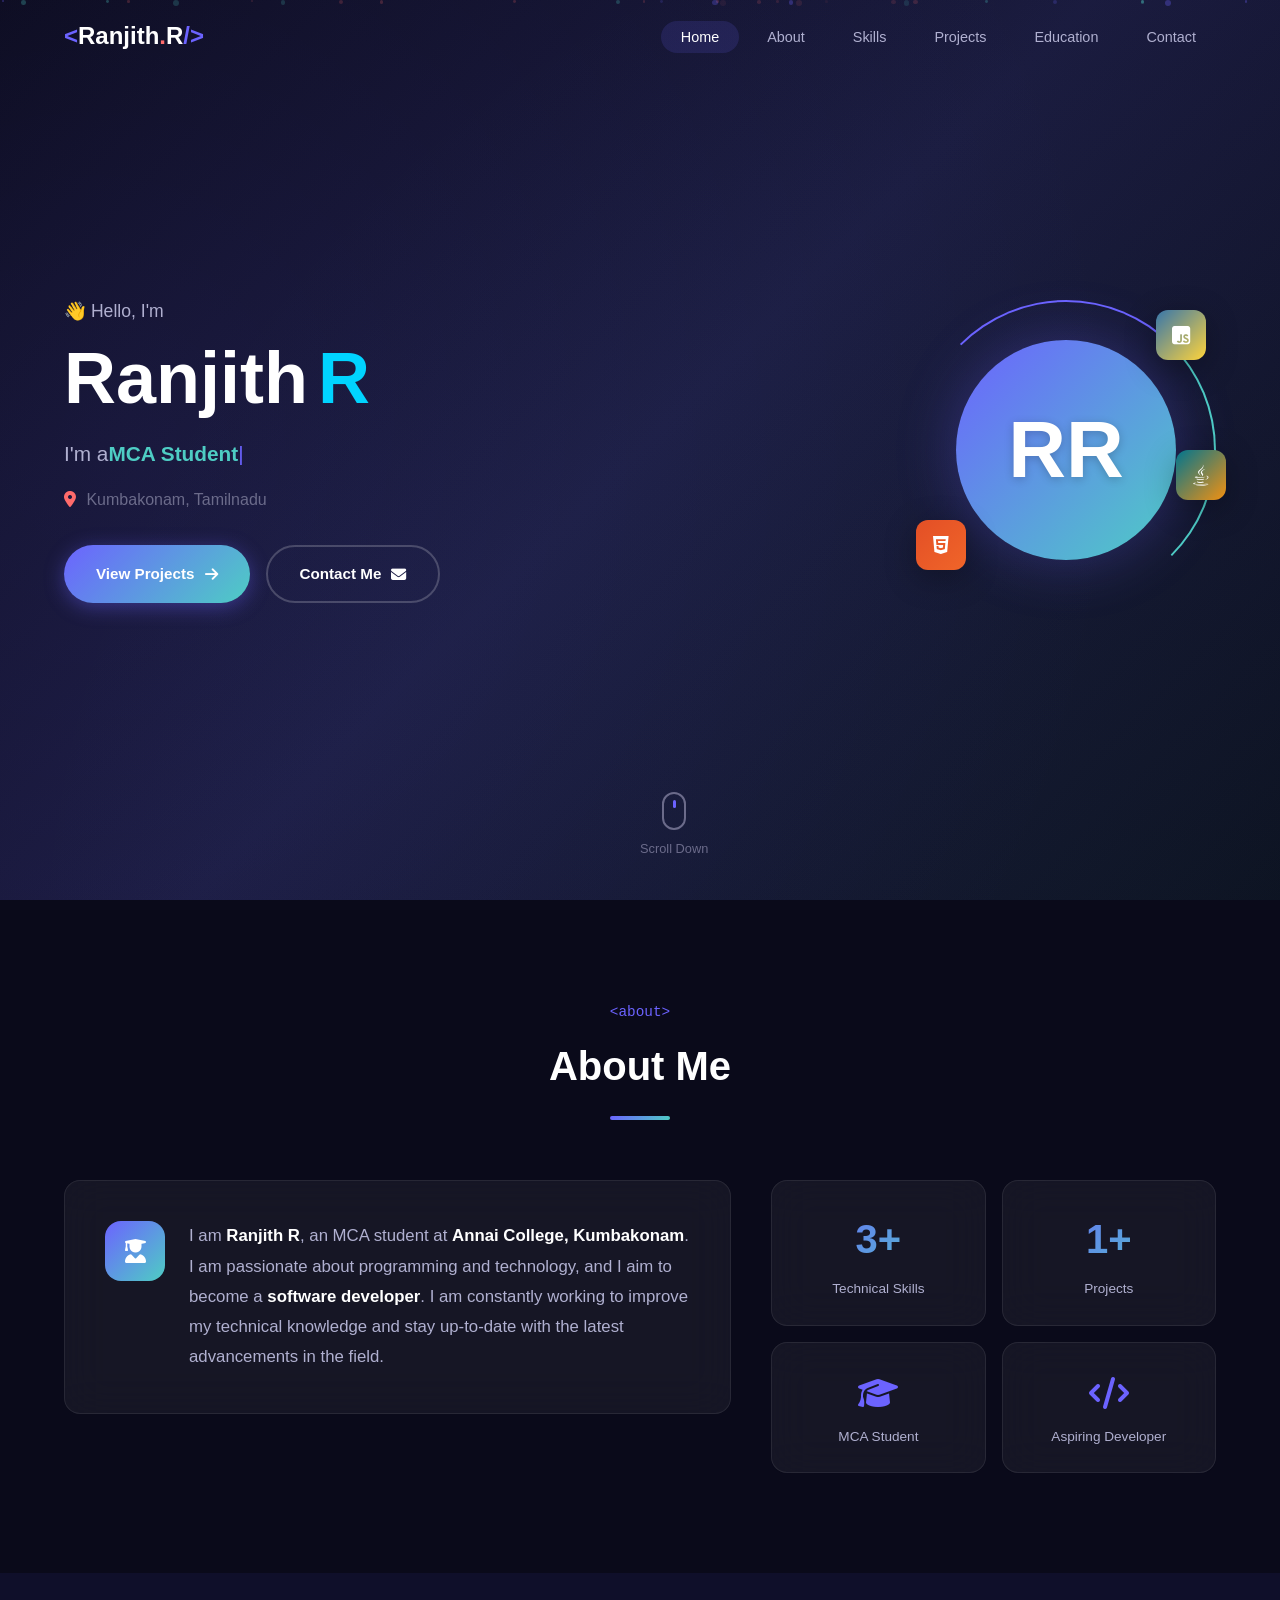
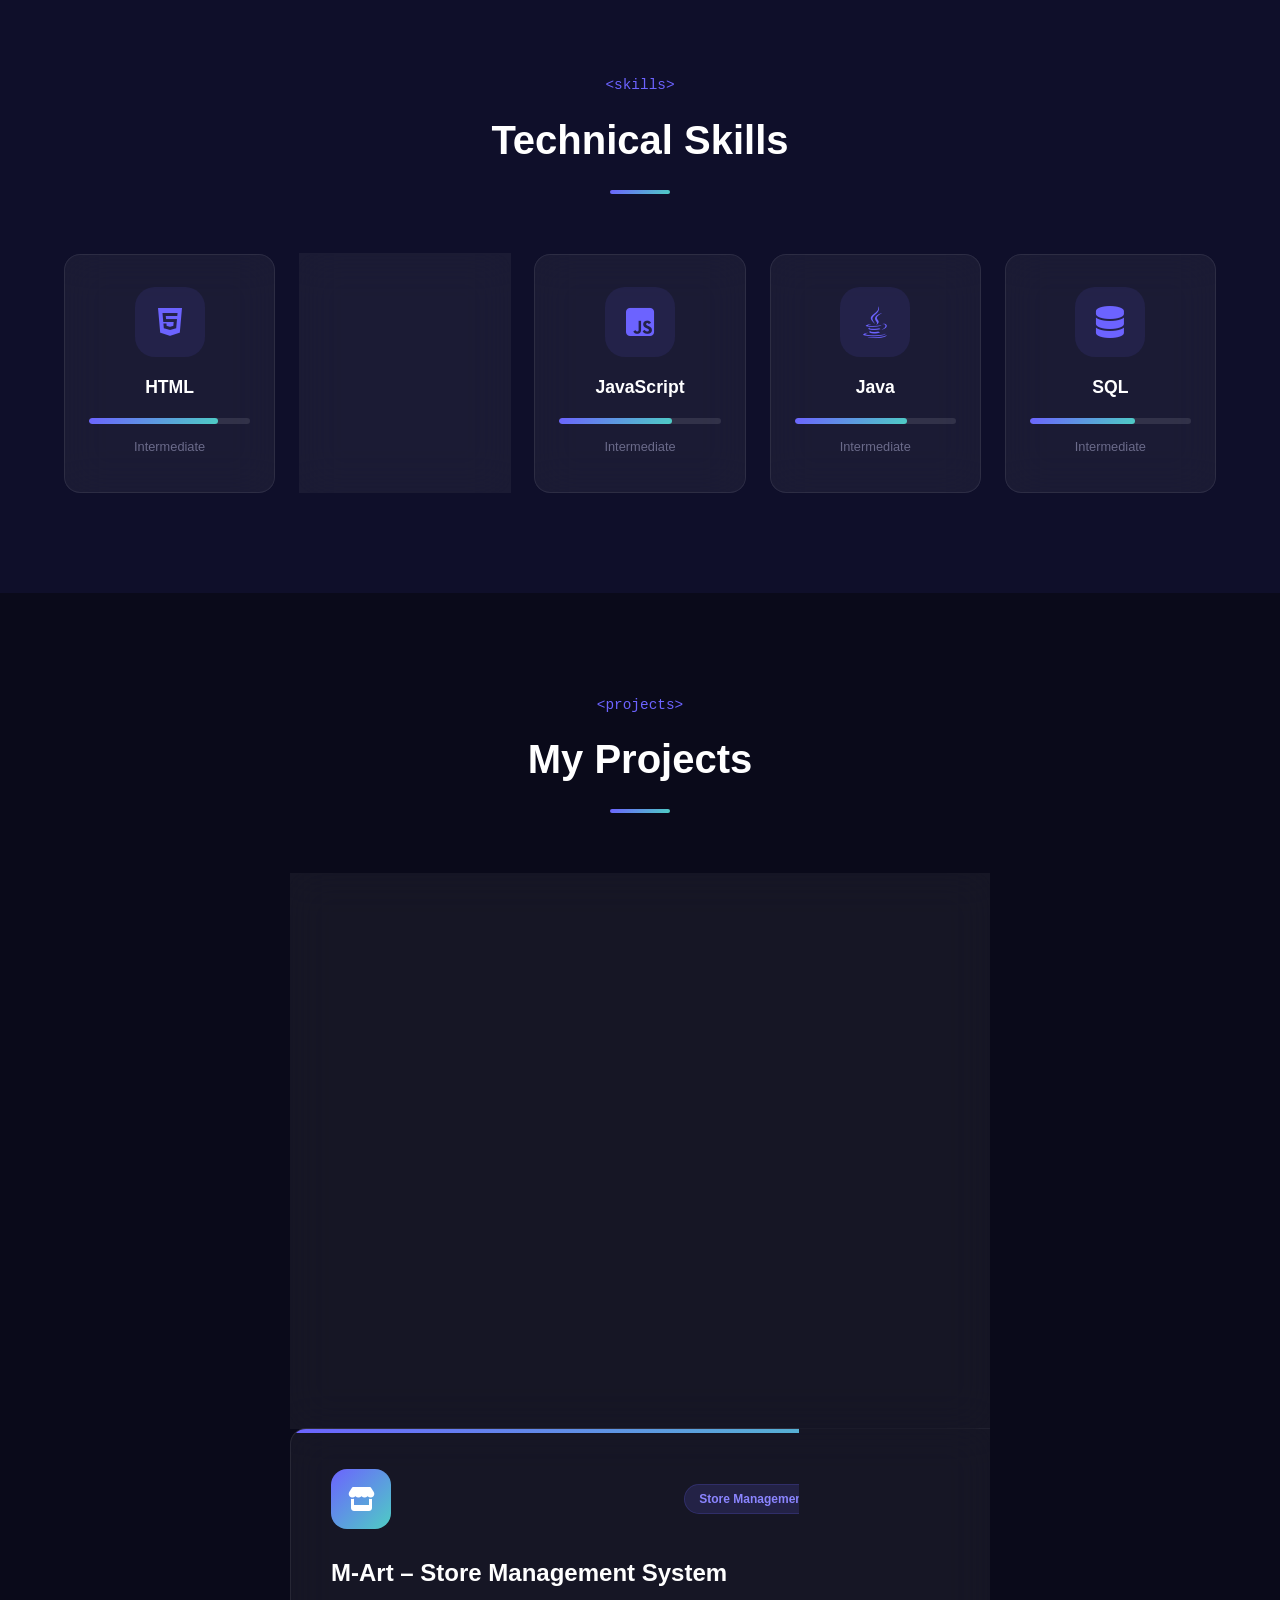
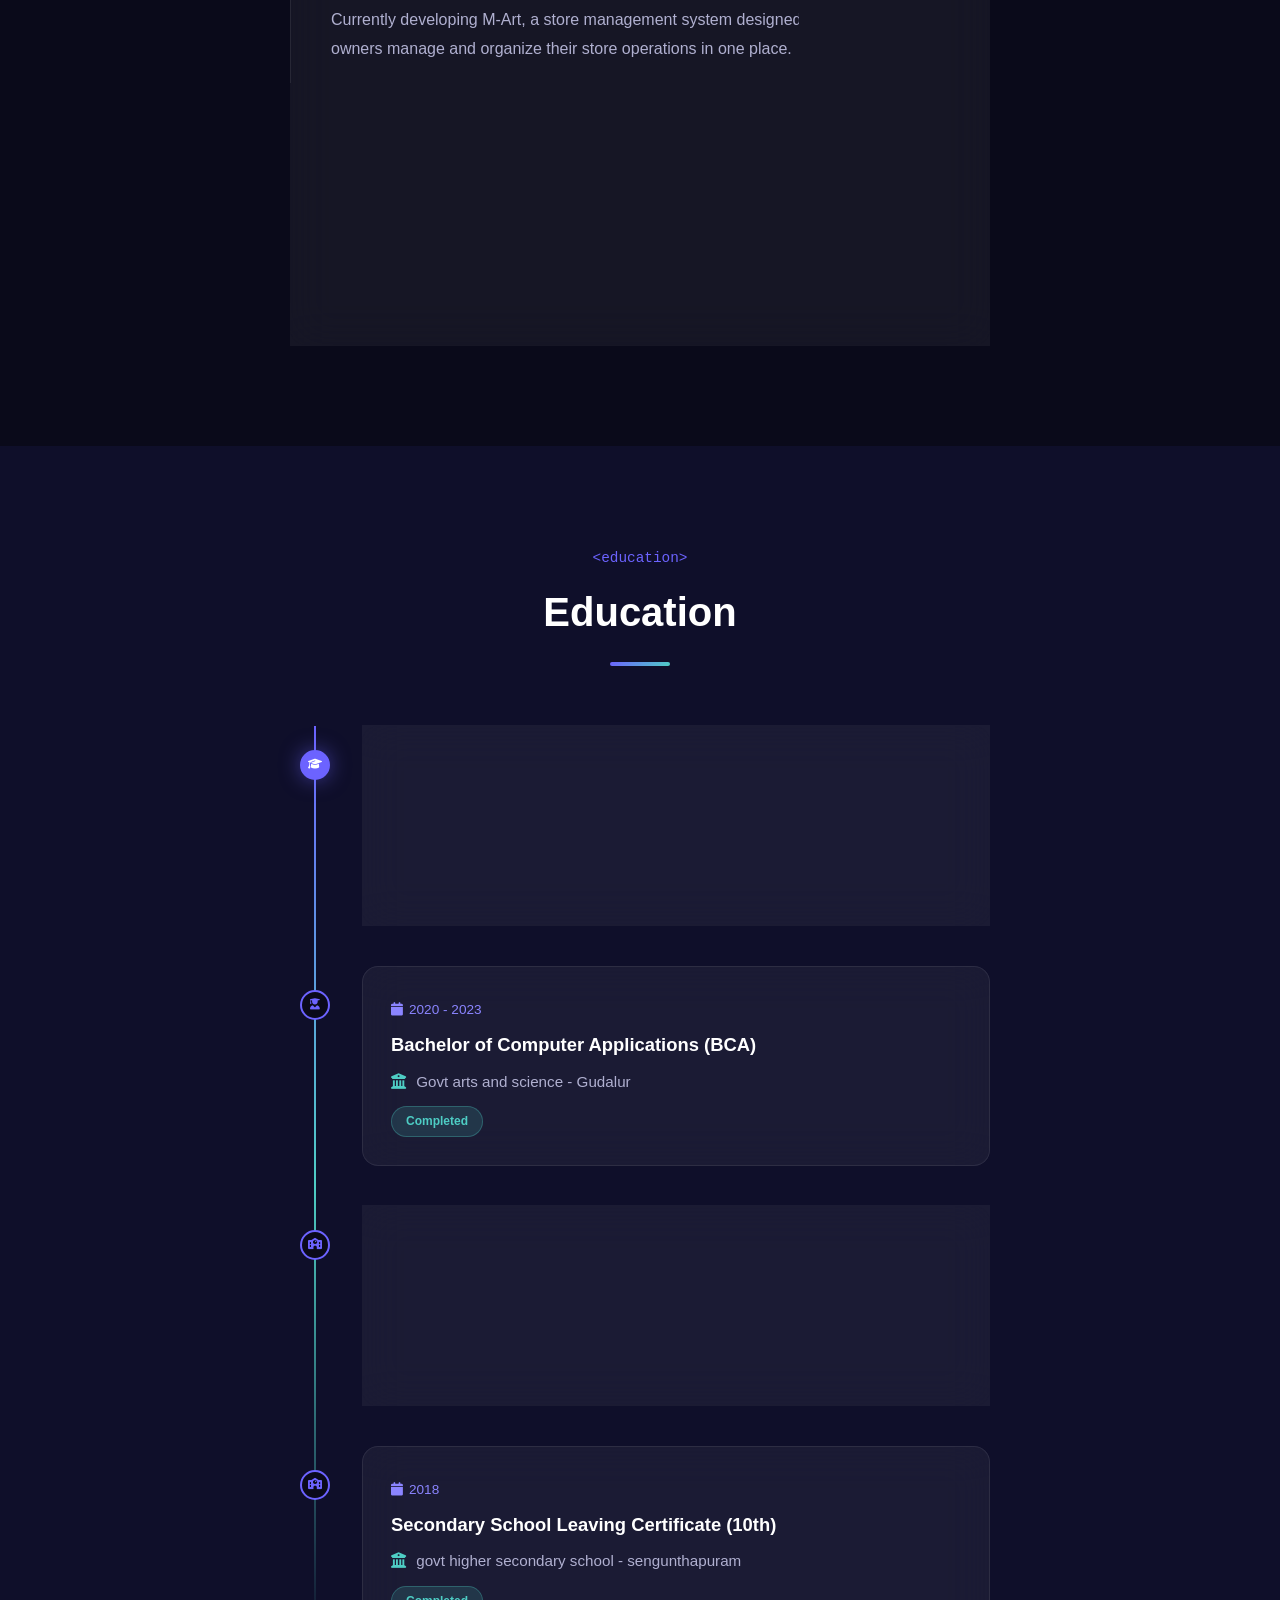
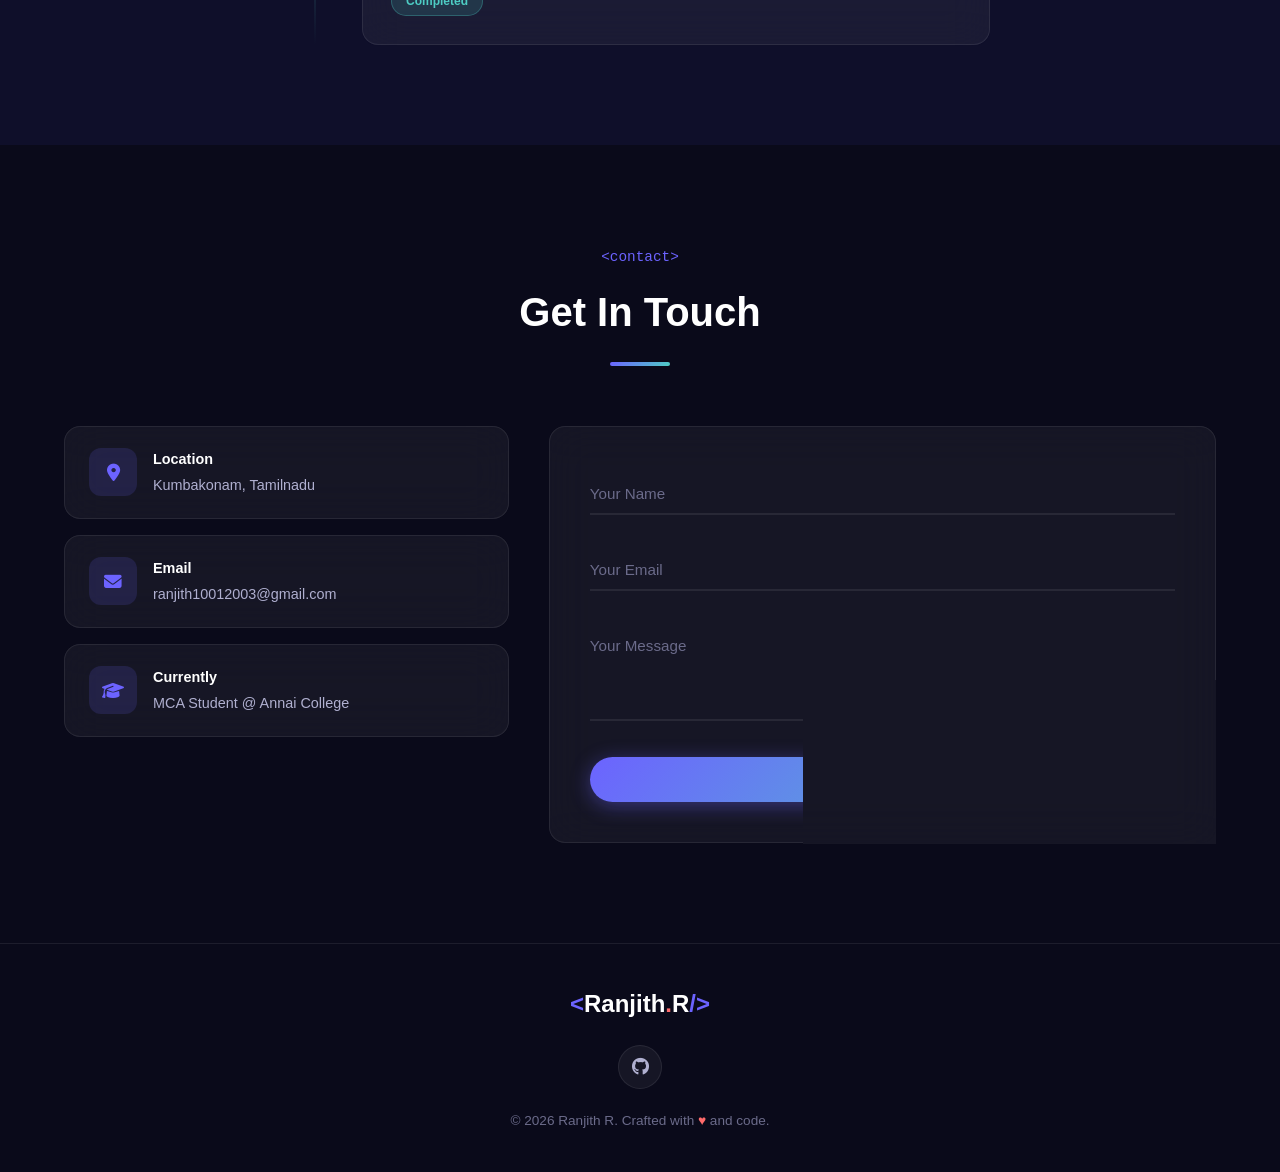
<file: ranjithportfolio.html>
<!DOCTYPE html>
<html lang="en">
<head>
    <meta charset="UTF-8">
    <meta name="viewport" content="width=device-width, initial-scale=1.0">
    <title>Ranjith R | Portfolio</title>
    <!-- <link href="https://fonts.googleapis.com/css2?family=Poppins:wght@300;400;500;600;700;800&family=Inter:wght@300;400;500;600&display=swap" rel="stylesheet"> -->
     <link href="https://fonts.googleapis.com/css2?family=Space+Grotesk:wght@400;500;600;700&display=swap" rel="stylesheet">
    <link rel="stylesheet" href="https://cdnjs.cloudflare.com/ajax/libs/font-awesome/6.5.0/css/all.min.css">
    <!-- <link rel="stylesheet" href="style.css"> -->
     <style>
        /* ============================================
   AARTHI S - Portfolio Stylesheet
   Modern, Clean & Professional Design
   ============================================ */

/* --- CSS Variables --- */
:root {
    --primary: #6C63FF;
    --primary-dark: #5A52D5;
    --primary-light: #8B85FF;
    --accent: #FF6B6B;
    --accent-secondary: #4ECDC4;
    --bg-dark: #0a0a1a;
    --bg-section: #0f0f2a;
    --bg-card: rgba(255, 255, 255, 0.05);
    --text-primary: #ffffff;
    --text-secondary: #b0b0d0;
    --text-muted: #6b6b8a;
    --border: rgba(255, 255, 255, 0.08);
    --gradient-1: linear-gradient(135deg, #6C63FF 0%, #4ECDC4 100%);
    --gradient-2: linear-gradient(135deg, #FF6B6B 0%, #6C63FF 100%);
    --gradient-hero: linear-gradient(135deg, #0a0a1a 0%, #1a1a3e 50%, #0a0a1a 100%);
    --shadow: 0 8px 32px rgba(0, 0, 0, 0.3);
    --shadow-glow: 0 0 40px rgba(108, 99, 255, 0.15);
    --radius: 16px;
    --radius-sm: 8px;
    --transition: all 0.3s cubic-bezier(0.4, 0, 0.2, 1);
}

/* --- Reset & Base --- */
*, *::before, *::after {
    margin: 0;
    padding: 0;
    box-sizing: border-box;
}

html {
    scroll-behavior: smooth;
    scroll-padding-top: 80px;
}

body {
    font-family: 'Inter', 'Poppins', sans-serif;
    background: var(--bg-dark);
    color: var(--text-primary);
    line-height: 1.7;
    overflow-x: hidden;
}

a {
    text-decoration: none;
    color: inherit;
}

ul {
    list-style: none;
}

.container {
    max-width: 1200px;
    margin: 0 auto;
    padding: 0 24px;
}

/* --- Glass Card Effect --- */
.glass-card {
    background: var(--bg-card);
    backdrop-filter: blur(20px);
    -webkit-backdrop-filter: blur(20px);
    border: 1px solid var(--border);
    border-radius: var(--radius);
    transition: var(--transition);
}

.glass-card:hover {
    border-color: rgba(108, 99, 255, 0.3);
    box-shadow: var(--shadow-glow);
    transform: translateY(-2px);
}

/* --- Buttons --- */
.btn {
    display: inline-flex;
    align-items: center;
    gap: 10px;
    padding: 14px 32px;
    border-radius: 50px;
    font-family: 'Poppins', sans-serif;
    font-weight: 600;
    font-size: 0.95rem;
    cursor: pointer;
    transition: var(--transition);
    border: none;
    position: relative;
    overflow: hidden;
}

.btn-primary {
    background: var(--gradient-1);
    color: white;
    box-shadow: 0 4px 20px rgba(108, 99, 255, 0.4);
}

.btn-primary:hover {
    transform: translateY(-3px);
    box-shadow: 0 8px 30px rgba(108, 99, 255, 0.5);
}

.btn-outline {
    background: transparent;
    color: var(--text-primary);
    border: 2px solid rgba(255, 255, 255, 0.2);
}

.btn-outline:hover {
    border-color: var(--primary);
    background: rgba(108, 99, 255, 0.1);
    transform: translateY(-3px);
}

.btn-full {
    width: 100%;
    justify-content: center;
}

/* ============================================
   NAVIGATION
   ============================================ */
.navbar {
    position: fixed;
    top: 0;
    left: 0;
    right: 0;
    z-index: 1000;
    padding: 16px 0;
    transition: var(--transition);
}

.navbar.scrolled {
    background: rgba(10, 10, 26, 0.9);
    backdrop-filter: blur(20px);
    -webkit-backdrop-filter: blur(20px);
    border-bottom: 1px solid var(--border);
    padding: 12px 0;
}

.nav-container {
    max-width: 1200px;
    margin: 0 auto;
    padding: 0 24px;
    display: flex;
    align-items: center;
    justify-content: space-between;
}

.nav-logo {
    font-family: 'Poppins', sans-serif;
    font-size: 1.5rem;
    font-weight: 700;
    color: var(--text-primary);
}

.logo-bracket {
    color: var(--primary);
}

.logo-dot {
    color: var(--accent);
}

.nav-links {
    display: flex;
    gap: 8px;
}

.nav-links a {
    padding: 8px 20px;
    border-radius: 50px;
    font-size: 0.9rem;
    font-weight: 500;
    color: var(--text-secondary);
    transition: var(--transition);
    position: relative;
}

.nav-links a:hover,
.nav-links a.active {
    color: var(--text-primary);
    background: rgba(108, 99, 255, 0.15);
}

.hamburger {
    display: none;
    flex-direction: column;
    gap: 5px;
    cursor: pointer;
    z-index: 1001;
}

.hamburger span {
    width: 28px;
    height: 3px;
    background: var(--text-primary);
    border-radius: 2px;
    transition: var(--transition);
}

.hamburger.active span:nth-child(1) {
    transform: rotate(45deg) translate(5px, 6px);
}

.hamburger.active span:nth-child(2) {
    opacity: 0;
}

.hamburger.active span:nth-child(3) {
    transform: rotate(-45deg) translate(5px, -6px);
}

/* ============================================
   HERO SECTION
   ============================================ */
.hero {
    min-height: 100vh;
    display: flex;
    align-items: center;
    justify-content: center;
    position: relative;
    background: var(--gradient-hero);
    overflow: hidden;
}

.hero::before {
    content: '';
    position: absolute;
    top: -50%;
    left: -50%;
    width: 200%;
    height: 200%;
    background: radial-gradient(circle at 30% 50%, rgba(108, 99, 255, 0.08) 0%, transparent 50%),
                radial-gradient(circle at 70% 80%, rgba(78, 205, 196, 0.06) 0%, transparent 50%);
    animation: heroGlow 15s ease-in-out infinite alternate;
}

@keyframes heroGlow {
    0% { transform: translate(0, 0) rotate(0deg); }
    100% { transform: translate(-5%, 5%) rotate(5deg); }
}

.hero-particles {
    position: absolute;
    inset: 0;
    overflow: hidden;
}

.particle {
    position: absolute;
    width: 4px;
    height: 4px;
    background: rgba(108, 99, 255, 0.5);
    border-radius: 50%;
    animation: particleFloat linear infinite;
}

@keyframes particleFloat {
    0% { transform: translateY(100vh) scale(0); opacity: 0; }
    10% { opacity: 1; }
    90% { opacity: 1; }
    100% { transform: translateY(-10vh) scale(1); opacity: 0; }
}

.hero-content {
    display: flex;
    align-items: center;
    justify-content: space-between;
    gap: 60px;
    max-width: 1200px;
    padding: 0 24px;
    width: 100%;
    position: relative;
    z-index: 1;
}

.hero-text {
    flex: 1;
}

.hero-greeting {
    font-size: 1.1rem;
    color: var(--text-secondary);
    margin-bottom: 12px;
    font-weight: 400;
}

.wave {
    display: inline-block;
    animation: wave 2.5s infinite;
    transform-origin: 70% 70%;
}

@keyframes wave {
    0%, 60%, 100% { transform: rotate(0); }
    10%, 30% { transform: rotate(14deg); }
    20% { transform: rotate(-8deg); }
    40% { transform: rotate(-4deg); }
    50% { transform: rotate(10deg); }
}

/* .hero-name {
    font-family: 'Poppins', sans-serif;
    font-size: 4.5rem;
    font-weight: 800;
    line-height: 1.1;
    margin-bottom: 16px;
}

.name-line {
    display: block;
}

.name-line.accent {
    background: var(--gradient-1);
    -webkit-background-clip: text;
    -webkit-text-fill-color: transparent;
    background-clip: text;
} */

.hero-name {
    display: flex;
    font-size: 4.5rem;
    font-weight: 800;
    line-height: 1.1;
    margin-bottom: 16px;
    gap: 10px;
    align-items: center;
}

.name-line {
    display: inline;
    color: #ffffff;
}

.name-line.accent {
    color: #00d4ff;
}

.hero-typewriter {
    font-size: 1.3rem;
    margin-bottom: 12px;
    min-height: 40px;
    display: flex;
    align-items: center;
}

.typewriter-prefix {
    color: var(--text-secondary);
}

.typewriter-text {
    color: var(--accent-secondary);
    font-weight: 600;
}

.typewriter-cursor {
    color: var(--primary);
    animation: blink 1s infinite;
}

@keyframes blink {
    0%, 100% { opacity: 1; }
    50% { opacity: 0; }
}

.hero-location {
    color: var(--text-muted);
    font-size: 1rem;
    margin-bottom: 32px;
}

.hero-location i {
    color: var(--accent);
    margin-right: 6px;
}

.hero-buttons {
    display: flex;
    gap: 16px;
    flex-wrap: wrap;
}

/* Hero Visual / Avatar */
.hero-visual {
    flex-shrink: 0;
}

.avatar-container {
    position: relative;
    width: 300px;
    height: 300px;
    display: flex;
    align-items: center;
    justify-content: center;
}

.avatar-ring {
    position: absolute;
    inset: 0;
    border-radius: 50%;
    border: 2px solid transparent;
    border-top-color: var(--primary);
    border-right-color: var(--accent-secondary);
    animation: ringRotate 8s linear infinite;
}

@keyframes ringRotate {
    100% { transform: rotate(360deg); }
}

.avatar-circle {
    width: 220px;
    height: 220px;
    border-radius: 50%;
    background: var(--gradient-1);
    display: flex;
    align-items: center;
    justify-content: center;
    position: relative;
    box-shadow: 0 0 60px rgba(108, 99, 255, 0.3);
}

.avatar-initials {
    font-family: 'Poppins', sans-serif;
    font-size: 5rem;
    font-weight: 800;
    color: white;
    text-shadow: 0 2px 10px rgba(0,0,0,0.2);
}

.floating-badge {
    position: absolute;
    width: 50px;
    height: 50px;
    border-radius: 12px;
    display: flex;
    align-items: center;
    justify-content: center;
    font-size: 1.3rem;
    color: white;
    animation: float 6s ease-in-out infinite;
    box-shadow: var(--shadow);
}

.badge-1 {
    top: 10px;
    right: 10px;
    background: linear-gradient(135deg, #3776AB, #FFD43B);
    animation-delay: 0s;
}

.badge-2 {
    bottom: 30px;
    left: 0;
    background: linear-gradient(135deg, #E34F26, #F06529);
    animation-delay: 2s;
}

.badge-3 {
    top: 50%;
    right: -10px;
    background: linear-gradient(135deg, #00758F, #F29111);
    animation-delay: 4s;
}

@keyframes float {
    0%, 100% { transform: translateY(0); }
    50% { transform: translateY(-15px); }
}

/* Scroll Indicator */
.scroll-indicator {
    position: absolute;
    bottom: 40px;
    left: 50%;
    transform: translateX(-50%);
    display: flex;
    flex-direction: column;
    align-items: center;
    gap: 8px;
    color: var(--text-muted);
    font-size: 0.8rem;
    animation: fadeInUp 1s ease 2s both;
}

.mouse {
    width: 24px;
    height: 38px;
    border: 2px solid var(--text-muted);
    border-radius: 12px;
    display: flex;
    justify-content: center;
    padding-top: 6px;
}

.mouse-wheel {
    width: 3px;
    height: 8px;
    background: var(--primary);
    border-radius: 2px;
    animation: scroll 2s infinite;
}

@keyframes scroll {
    0% { opacity: 0; transform: translateY(0); }
    40% { opacity: 1; }
    80% { opacity: 0; transform: translateY(12px); }
    100% { opacity: 0; }
}

/* ============================================
   SECTION COMMON
   ============================================ */
.section {
    padding: 100px 0;
    position: relative;
}

.section:nth-child(even) {
    background: var(--bg-section);
}

.section-header {
    text-align: center;
    margin-bottom: 60px;
}

.section-tag {
    font-family: 'Fira Code', monospace;
    color: var(--primary);
    font-size: 0.9rem;
    font-weight: 500;
    display: block;
    margin-bottom: 8px;
}

.section-title {
    font-family: 'Poppins', sans-serif;
    font-size: 2.5rem;
    font-weight: 700;
    margin-bottom: 16px;
}

.section-line {
    width: 60px;
    height: 4px;
    background: var(--gradient-1);
    margin: 0 auto;
    border-radius: 2px;
}

/* ============================================
   ABOUT SECTION
   ============================================ */
.about-grid {
    display: grid;
    grid-template-columns: 1.5fr 1fr;
    gap: 40px;
    align-items: start;
}

.about-card {
    padding: 40px;
    display: flex;
    gap: 24px;
    align-items: flex-start;
}

.about-icon {
    width: 60px;
    height: 60px;
    min-width: 60px;
    border-radius: 16px;
    background: var(--gradient-1);
    display: flex;
    align-items: center;
    justify-content: center;
    font-size: 1.5rem;
    color: white;
}

.about-text {
    color: var(--text-secondary);
    font-size: 1.05rem;
    line-height: 1.8;
}

.about-text strong {
    color: var(--text-primary);
}

.about-stats {
    display: grid;
    grid-template-columns: 1fr 1fr;
    gap: 16px;
}

.stat-card {
    padding: 24px;
    text-align: center;
}

.stat-number {
    font-family: 'Poppins', sans-serif;
    font-size: 2.5rem;
    font-weight: 800;
    background: var(--gradient-1);
    -webkit-background-clip: text;
    -webkit-text-fill-color: transparent;
    background-clip: text;
}

.stat-icon {
    font-size: 2rem;
    margin-bottom: 4px;
    color: var(--primary);
}

.stat-label {
    color: var(--text-secondary);
    font-size: 0.85rem;
    font-weight: 500;
    margin-top: 4px;
}

/* ============================================
   SKILLS SECTION
   ============================================ */
.skills-grid {
    display: grid;
    grid-template-columns: repeat(auto-fit, minmax(200px, 1fr));
    gap: 24px;
}

.skill-card {
    padding: 32px 24px;
    text-align: center;
    position: relative;
    overflow: hidden;
}

.skill-card::before {
    content: '';
    position: absolute;
    top: 0;
    left: 0;
    right: 0;
    height: 3px;
    background: var(--gradient-1);
    transform: scaleX(0);
    transition: transform 0.5s ease;
}

.skill-card:hover::before {
    transform: scaleX(1);
}

.skill-icon-wrap {
    width: 70px;
    height: 70px;
    border-radius: 20px;
    background: rgba(108, 99, 255, 0.1);
    display: flex;
    align-items: center;
    justify-content: center;
    margin: 0 auto 16px;
    font-size: 2rem;
    color: var(--primary);
    transition: var(--transition);
}

.skill-card:hover .skill-icon-wrap {
    background: var(--gradient-1);
    color: white;
    transform: scale(1.1);
}

.skill-card h3 {
    font-family: 'Poppins', sans-serif;
    font-size: 1.1rem;
    font-weight: 600;
    margin-bottom: 16px;
}

.skill-bar {
    height: 6px;
    background: rgba(255, 255, 255, 0.1);
    border-radius: 3px;
    overflow: hidden;
    margin-bottom: 8px;
}

.skill-progress {
    height: 100%;
    background: var(--gradient-1);
    border-radius: 3px;
    width: 0;
    transition: width 1.5s cubic-bezier(0.4, 0, 0.2, 1);
}

.skill-level {
    color: var(--text-muted);
    font-size: 0.8rem;
    font-weight: 500;
}

/* ============================================
   PROJECTS SECTION
   ============================================ */
.project-showcase {
    max-width: 700px;
    margin: 0 auto;
}

.project-card {
    padding: 40px;
    position: relative;
    overflow: hidden;
}

.project-card::before {
    content: '';
    position: absolute;
    top: 0;
    left: 0;
    right: 0;
    height: 4px;
    background: var(--gradient-1);
}

.project-header {
    display: flex;
    align-items: center;
    justify-content: space-between;
    margin-bottom: 24px;
}

.project-icon {
    width: 60px;
    height: 60px;
    border-radius: 16px;
    background: var(--gradient-1);
    display: flex;
    align-items: center;
    justify-content: center;
    font-size: 1.5rem;
    color: rgb(255, 255, 255);
}

.project-tags {
    display: flex;
    gap: 8px;
    flex-wrap: wrap;
}

.tag {
    padding: 4px 14px;
    border-radius: 20px;
    font-size: 0.75rem;
    font-weight: 600;
    background: rgba(108, 99, 255, 0.15);
    color: var(--primary-light);
    border: 1px solid rgba(108, 99, 255, 0.2);
}

.project-title {
    font-family: 'Poppins', sans-serif;
    font-size: 1.5rem;
    font-weight: 700;
    margin-bottom: 12px;
}

.project-desc {
    color: var(--text-secondary);
    margin-bottom: 24px;
    line-height: 1.8;
}

.project-features h4 {
    font-size: 0.95rem;
    font-weight: 600;
    margin-bottom: 16px;
   color: var(--accent-secondary);
}

.project-features h4 i {
    margin-right: 8px;
}

.project-features ul {
    display: grid;
    gap: 12px;
}

.project-features li {
    display: flex;
    align-items: center;
    gap: 12px;
    color: var(--text-secondary);
    font-size: 0.95rem;
}

.project-features li i {
    color: var(--accent-secondary);
    font-size: 0.85rem;
}

.project-footer {
    display: flex;
    gap: 20px;
    margin-top: 28px;
    padding-top: 20px;
    border-top: 1px solid var(--border);
}

.project-link {
    display: inline-flex;
    align-items: center;
    gap: 8px;
    color: var(--primary-light);
    font-weight: 500;
    font-size: 0.9rem;
    transition: var(--transition);
}

.project-link:hover {
    color: var(--text-primary);
    transform: translateX(4px);
}

/* ============================================
   EDUCATION / TIMELINE
   ============================================ */
.timeline {
    position: relative;
    max-width: 700px;
    margin: 0 auto;
}

.timeline::before {
    content: '';
    position: absolute;
    left: 24px;
    top: 0;
    bottom: 0;
    width: 2px;
    background: linear-gradient(to bottom, var(--primary), var(--accent-secondary), transparent);
}

.timeline-item {
    position: relative;
    padding-left: 72px;
    margin-bottom: 40px;
}

.timeline-item:last-child {
    margin-bottom: 0;
}

.timeline-dot {
    position: absolute;
    left: 10px;
    top: 24px;
    width: 30px;
    height: 30px;
    border-radius: 50%;
    background: var(--bg-dark);
    border: 2px solid var(--primary);
    display: flex;
    align-items: center;
    justify-content: center;
    font-size: 0.7rem;
    color: var(--primary);
    z-index: 1;
}

.timeline-dot.current {
    background: var(--primary);
    color: white;
    box-shadow: 0 0 20px rgba(108, 99, 255, 0.5);
}

.timeline-content {
    padding: 28px;
}

.timeline-date {
    display: inline-flex;
    align-items: center;
    gap: 6px;
    font-size: 0.85rem;
    color: var(--primary-light);
    font-weight: 500;
    margin-bottom: 8px;
}

.timeline-content h3 {
    font-family: 'Poppins', sans-serif;
    font-size: 1.15rem;
    font-weight: 600;
    margin-bottom: 8px;
}

.timeline-institution {
    color: var(--text-secondary);
    font-size: 0.95rem;
    margin-bottom: 12px;
}

.timeline-institution i {
    margin-right: 6px;
    color: var(--accent-secondary);
}

.timeline-status {
    display: inline-block;
    padding: 4px 14px;
    border-radius: 20px;
    font-size: 0.75rem;
    font-weight: 600;
}

.timeline-status.ongoing {
    background: rgba(108, 99, 255, 0.15);
    color: var(--primary-light);
    border: 1px solid rgba(108, 99, 255, 0.3);
}

.timeline-status.completed {
    background: rgba(78, 205, 196, 0.15);
    color: var(--accent-secondary);
    border: 1px solid rgba(78, 205, 196, 0.3);
}

/* ============================================
   CONTACT SECTION
   ============================================ */
.contact-grid {
    display: grid;
    grid-template-columns: 1fr 1.5fr;
    gap: 40px;
    align-items: start;
}

.contact-info {
    display: flex;
    flex-direction: column;
    gap: 16px;
}

.contact-card {
    padding: 20px 24px;
    display: flex;
    align-items: center;
    gap: 16px;
}

.contact-icon {
    width: 48px;
    height: 48px;
    min-width: 48px;
    border-radius: 12px;
    background: rgba(108, 99, 255, 0.15);
    display: flex;
    align-items: center;
    justify-content: center;
    font-size: 1.1rem;
    color: var(--primary);
}

.contact-card h4 {
    font-family: 'Poppins', sans-serif;
    font-size: 0.9rem;
    font-weight: 600;
    margin-bottom: 2px;
}

.contact-card p {
    color: var(--text-secondary);
    font-size: 0.9rem;
}

.contact-form {
    padding: 40px;
}

.form-group {
    position: relative;
    margin-bottom: 28px;
}

.form-group input,
.form-group textarea {
    width: 100%;
    padding: 14px 0;
    font-family: 'Inter', sans-serif;
    font-size: 1rem;
    color: var(--text-primary);
    background: transparent;
    border: none;
    border-bottom: 2px solid var(--border);
    outline: none;
    transition: var(--transition);
    resize: none;
}

.form-group label {
    position: absolute;
    top: 14px;
    left: 0;
    font-size: 0.95rem;
    color: var(--text-muted);
    pointer-events: none;
    transition: var(--transition);
}

.form-group input:focus ~ label,
.form-group input:not(:placeholder-shown) ~ label,
.form-group textarea:focus ~ label,
.form-group textarea:not(:placeholder-shown) ~ label {
    top: -10px;
    font-size: 0.75rem;
    color: var(--primary);
}

.form-group input:focus,
.form-group textarea:focus {
    border-bottom-color: var(--primary);
}

/* ============================================
   FOOTER
   ============================================ */
.footer {
    padding: 40px 0;
    border-top: 1px solid var(--border);
    background: rgba(10, 10, 26, 0.5);
}

.footer-content {
    text-align: center;
}

.footer-logo {
    font-family: 'Poppins', sans-serif;
    font-size: 1.5rem;
    font-weight: 700;
    margin-bottom: 20px;
}

.footer-social {
    display: flex;
    justify-content: center;
    gap: 16px;
    margin-bottom: 20px;
}

.social-link {
    width: 44px;
    height: 44px;
    border-radius: 50%;
    background: rgba(255, 255, 255, 0.05);
    border: 1px solid var(--border);
    display: flex;
    align-items: center;
    justify-content: center;
    font-size: 1.1rem;
    color: var(--text-secondary);
    transition: var(--transition);
}

.social-link:hover {
    background: var(--primary);
    border-color: var(--primary);
    color: white;
    transform: translateY(-3px);
    box-shadow: 0 4px 20px rgba(108, 99, 255, 0.4);
}

.footer-text {
    color: var(--text-muted);
    font-size: 0.85rem;
}

.heart {
    color: var(--accent);
    animation: heartbeat 1.5s infinite;
}

@keyframes heartbeat {
    0%, 100% { transform: scale(1); }
    50% { transform: scale(1.2); }
}

/* ============================================
   ANIMATIONS
   ============================================ */
@keyframes fadeInUp {
    from {
        opacity: 0;
        transform: translateY(30px);
    }
    to {
        opacity: 1;
        transform: translateY(0);
    }
}

.fade-in {
    opacity: 0;
    transform: translateY(30px);
    transition: opacity 0.6s ease, transform 0.6s ease;
}

.fade-in.visible {
    opacity: 1;
    transform: translateY(0);
}

/* ============================================
   RESPONSIVE DESIGN
   ============================================ */
@media (max-width: 968px) {
    .hero-content {
        flex-direction: column-reverse;
        text-align: center;
        padding-top: 120px;
    }

    .hero-name {
        font-size: 3.5rem;
    }

    .hero-typewriter {
        justify-content: center;
    }

    .hero-buttons {
        justify-content: center;
    }

    .avatar-container {
        width: 220px;
        height: 220px;
    }

    .avatar-circle {
        width: 160px;
        height: 160px;
    }

    .avatar-initials {
        font-size: 3.5rem;
    }

    .about-grid {
        grid-template-columns: 1fr;
    }

    .contact-grid {
        grid-template-columns: 1fr;
    }
}

@media (max-width: 768px) {
    .nav-links {
        position: fixed;
        top: 0;
        right: -100%;
        width: 280px;
        height: 100vh;
        background: rgba(10, 10, 26, 0.98);
        backdrop-filter: blur(20px);
        flex-direction: column;
        padding: 100px 40px;
        gap: 8px;
        transition: right 0.4s ease;
        border-left: 1px solid var(--border);
    }

    .nav-links.active {
        right: 0;
    }

    .hamburger {
        display: flex;
    }

    .hero-name {
        font-size: 2.8rem;
    }

    .section-title {
        font-size: 2rem;
    }

    .about-card {
        flex-direction: column;
        align-items: center;
        text-align: center;
        padding: 30px 24px;
    }

    .skills-grid {
        grid-template-columns: repeat(2, 1fr);
    }

    .project-card {
        padding: 28px;
    }

    .timeline::before {
        left: 16px;
    }

    .timeline-item {
        padding-left: 56px;
    }

    .timeline-dot {
        left: 2px;
        width: 28px;
        height: 28px;
    }
}

@media (max-width: 480px) {
    .hero-name {
        font-size: 2.2rem;
    }

    .hero-buttons {
        flex-direction: column;
        align-items: center;
    }

    .btn {
        width: 100%;
        justify-content: center;
    }

    .skills-grid {
        grid-template-columns: 1fr;
    }

    .about-stats {
        grid-template-columns: 1fr 1fr;
    }

    .floating-badge {
        display: none;
    }
}

     </style>
</head>
<body>

    <!-- Navigation -->
    <nav class="navbar" id="navbar">
        <div class="nav-container">
            <a href="#" class="nav-logo">
                <span class="logo-bracket">&lt;</span>Ranjith<span class="logo-dot">.</span>R<span class="logo-bracket">/&gt;</span>
            </a>
            <ul class="nav-links" id="navLinks">
                <li><a href="#home" class="active">Home</a></li>
                <li><a href="#about">About</a></li>
                <li><a href="#skills">Skills</a></li>
                <li><a href="#projects">Projects</a></li>
                <li><a href="#education">Education</a></li>
                <li><a href="#contact">Contact</a></li>
            </ul>
            <div class="hamburger" id="hamburger">
                <span></span>
                <span></span>
                <span></span>
            </div>
        </div>
    </nav>

    <!-- Hero Section -->
    <section class="hero" id="home">
        <div class="hero-particles" id="particles"></div>
        <div class="hero-content">
            <div class="hero-text">
                <p class="hero-greeting">
                    <span class="wave">👋</span> Hello, I'm
                </p>
                <h1 class="hero-name">
                    <span class="name-line">Ranjith</span>
                    <span class="name-line accent">R</span>
                    <!-- <h1 class="hero-name"> -->
    <!-- <span class="name-line accent">Ranjith</span><span class="name-line accent"> R</span> -->
<!-- </h1> -->
                </h1>
                <div class="hero-typewriter">
                    <span class="typewriter-prefix">I'm a  </span>
                    <span class="typewriter-text" id="typewriter"> </span>
                    <span class="typewriter-cursor"> | </span>
                </div>
                <p class="hero-location">
                    <i class="fas fa-map-marker-alt"></i> Kumbakonam, Tamilnadu
                </p>
                <div class="hero-buttons">
                    <a href="#projects" class="btn btn-primary">
                        <span>View Projects</span>
                        <i class="fas fa-arrow-right"></i>
                    </a>
                    <a href="#contact" class="btn btn-outline">
                        <span>Contact Me</span>
                        <i class="fas fa-envelope"></i>
                    </a>
                </div>
            </div>
            <div class="hero-visual">
                <div class="avatar-container">
                    <div class="avatar-ring"></div>
                    <div class="avatar-circle">
                        <span class="avatar-initials">RR</span>
                    </div>
                    <div class="floating-badge badge-1">
                        <i class="fab fa-js-square"></i>
                    </div>
                    <div class="floating-badge badge-2">
                        <i class="fab fa-html5"></i>
                    </div>
                    <div class="floating-badge badge-3">
                        <i class="fab fa-java"></i>
                    </div>
                </div>
            </div>
        </div>
        <div class="scroll-indicator">
            <div class="mouse">
                <div class="mouse-wheel"></div>
            </div>
            <span>Scroll Down</span>
        </div>
    </section>

    <!-- About Section -->
    <section class="section about" id="about">
        <div class="container">
            <div class="section-header">
                <span class="section-tag">&lt;about&gt;</span>
                <h2 class="section-title">About Me</h2>
                <div class="section-line"></div>
            </div>
            <div class="about-grid">
                <div class="about-card glass-card">
                    <div class="about-icon">
                        <i class="fas fa-user-graduate"></i>
                    </div>
                    <p class="about-text">
                        I am <strong>Ranjith R</strong>, an MCA student at <strong>Annai College, Kumbakonam</strong>. 
                        I am passionate about programming and technology, and I aim to become a 
                        <strong>software developer</strong>. I am constantly working to improve my technical knowledge 
                        and stay up-to-date with the latest advancements in the field.
                    </p>
                </div>
                <div class="about-stats">
                    <div class="stat-card glass-card">
                        <div class="stat-number" data-count="5">0</div>
                        <div class="stat-label">Technical Skills</div>
                    </div>
                    <div class="stat-card glass-card">
                        <div class="stat-number" data-count="2">0</div>
                        <div class="stat-label">Projects</div>
                    </div>
                    <div class="stat-card glass-card">
                        <div class="stat-icon"><i class="fas fa-graduation-cap"></i></div>
                        <div class="stat-label">MCA Student</div>
                    </div>
                    <div class="stat-card glass-card">
                        <div class="stat-icon"><i class="fas fa-code"></i></div>
                        <div class="stat-label">Aspiring Developer</div>
                    </div>
                </div>
            </div>
        </div>
    </section>

    <!-- Skills Section -->
    <section class="section skills" id="skills">
        <div class="container">
            <div class="section-header">
                <span class="section-tag">&lt;skills&gt;</span>
                <h2 class="section-title">Technical Skills</h2>
                <div class="section-line"></div>
            </div>
            <div class="skills-grid">
                <div class="skill-card glass-card" data-skill="html">
                    <div class="skill-icon-wrap">
                        <i class="fab fa-html5"></i>
                    </div>
                    <h3>HTML</h3>
                    <div class="skill-bar">
                        <div class="skill-progress" data-width="80"></div>
                    </div>
                    <span class="skill-level">Intermediate</span>
                </div>
                <div class="skill-card glass-card" data-skill="css">
                    <div class="skill-icon-wrap">
                        <i class="fab fa-css3-alt"></i>
                    </div>
                    <h3>CSS</h3>
                    <div class="skill-bar">
                        <div class="skill-progress" data-width="75"></div>
                    </div>
                    <span class="skill-level">Intermediate</span>
                </div>
                <div class="skill-card glass-card" data-skill="js">
                    <div class="skill-icon-wrap">
                        <i class="fab fa-js-square"></i>
                    </div>
                    <h3>JavaScript</h3>
                    <div class="skill-bar">
                        <div class="skill-progress" data-width="70"></div>
                    </div>
                    <span class="skill-level">Intermediate</span>
                </div>
                <div class="skill-card glass-card" data-skill="java">
                    <div class="skill-icon-wrap">
                        <i class="fab fa-java"></i>
                    </div>
                    <h3>Java</h3>
                    <div class="skill-bar">
                        <div class="skill-progress" data-width="70"></div>
                    </div>
                    <span class="skill-level">Intermediate</span>
                </div>
                <div class="skill-card glass-card" data-skill="sql">
                    <div class="skill-icon-wrap">
                        <i class="fas fa-database"></i>
                    </div>
                    <h3>SQL</h3>
                    <div class="skill-bar">
                        <div class="skill-progress" data-width="65"></div>
                    </div>
                    <span class="skill-level">Intermediate</span>
                </div>
            </div>
        </div>
    </section>

    <!-- Projects Section -->
    <section class="section projects" id="projects">
        <div class="container">
            <div class="section-header">
                <span class="section-tag">&lt;projects&gt;</span>
                <h2 class="section-title">My Projects</h2>
                <div class="section-line"></div>
            </div>
            <div class="project-showcase">
                <div class="project-card glass-card">
                    <div class="project-header">
                        <div class="project-icon">
                            <i class="fas fa-dumbbell"></i>
                        </div>
                        <div class="project-tags">
                            <span class="tag">Next.js</span>
                            <span class="tag">Zoho Catalyst</span>
                            <span class="tag">Catalyst Stratus</span>
                        </div>
                    </div>
                    <h3 class="project-title">NewLife Fitness – Gym Portfolio Website</h3>
                    <p class="project-desc">
                        Created a static gym portfolio website using the Next.js framework and hosted it
                        on Zoho Catalyst. Website images and videos are hosted using Zoho Catalyst Stratus.
                    </p>
                    <div class="project-features">
                        <h4><i class="fas fa-star"></i> Project Highlights</h4>
                        <ul>
                            <li>
                                <i class="fas fa-check-circle"></i>
                                <span>Developed with Next.js</span>
                            </li>
                            <li>
                                <i class="fas fa-check-circle"></i>
                                <span>Hosted on Zoho Catalyst</span>
                            </li>
                            <li>
                                <i class="fas fa-check-circle"></i>
                                <span>Images and videos hosted on Zoho Catalyst Stratus</span>
                            </li>
                            <li>
                                <i class="fas fa-check-circle"></i>
                                <span>Static gym portfolio website</span>
                            </li>
                        </ul>
                    </div>
                    <div class="project-footer">
                        <a href="https://www.newlife-fitness.in/" class="project-link" target="_blank" rel="noopener noreferrer">
                            <i class="fas fa-external-link-alt"></i> Visit Website
                        </a>
                    </div>
                </div>

                <div class="project-card glass-card">
                    <div class="project-header">
                        <div class="project-icon">
                            <i class="fas fa-store"></i>
                        </div>
                        <div class="project-tags">
                            <span class="tag">Store Management</span>
                            <span class="tag">In Development</span>
                        </div>
                    </div>
                    <h3 class="project-title">M-Art – Store Management System</h3>
                    <p class="project-desc">
                        Currently developing M-Art, a store management system designed to help store
                        owners manage and organize their store operations in one place.
                    </p>
                    <div class="project-features">
                        <h4><i class="fas fa-star"></i> Project Highlights</h4>
                        <ul>
                            <li>
                                <i class="fas fa-check-circle"></i>
                                <span>Centralized store management</span>
                            </li>
                            <li>
                                <i class="fas fa-check-circle"></i>
                                <span>Designed to simplify store operations</span>
                            </li>
                            <li>
                                <i class="fas fa-check-circle"></i>
                                <span>Currently under development</span>
                            </li>
                        </ul>
                    </div>
                    <div class="project-footer">
                        <span class="project-link">
                            <i class="fas fa-code"></i> Work in Progress
                        </span>
                    </div>
                </div>
            </div>
        </div>
    </section>

    <!-- Education Section -->
    <section class="section education" id="education">
        <div class="container">
            <div class="section-header">
                <span class="section-tag">&lt;education&gt;</span>
                <h2 class="section-title">Education</h2>
                <div class="section-line"></div>
            </div>
            <div class="timeline">
                <div class="timeline-item">
                    <div class="timeline-dot current">
                        <i class="fas fa-graduation-cap"></i>
                    </div>
                    <div class="timeline-content glass-card">
                        <span class="timeline-date">
                            <i class="fas fa-calendar"></i> 2025 – Present
                        </span>
                        <h3>Master of Computer Applications (MCA)</h3>
                        <p class="timeline-institution">
                            <i class="fas fa-university"></i> Annai College of Arts and Science
                        </p>
                        <span class="timeline-status ongoing">Currently Pursuing</span>
                    </div>
                </div>
                <div class="timeline-item">
                    <div class="timeline-dot">
                        <i class="fas fa-user-graduate"></i>
                    </div>
                    <div class="timeline-content glass-card">
                        <span class="timeline-date">
                            <i class="fas fa-calendar"></i> 2020 - 2023
                        </span>
                        <h3>Bachelor of Computer Applications (BCA)</h3>
                        <p class="timeline-institution">
                            <i class="fas fa-university"></i> Govt arts and science - Gudalur
                        </p>
                        <span class="timeline-status completed">Completed</span>
                    </div>
                </div>
                <div class="timeline-item">
                    <div class="timeline-dot">
                        <i class="fas fa-school"></i>
                    </div>
                    <div class="timeline-content glass-card">
                        <span class="timeline-date">
                            <i class="fas fa-calendar"></i> 2020
                        </span>
                        <h3>Higher Secondary Certificate (12th)</h3>
                        <p class="timeline-institution">
                            <i class="fas fa-university"></i> csi higher secondary school - mahimaipuram
                        </p>
                        <span class="timeline-status completed">Completed</span>
                    </div>
                </div>
                <div class="timeline-item">
                    <div class="timeline-dot">
                        <i class="fas fa-school"></i>
                    </div>
                    <div class="timeline-content glass-card">
                        <span class="timeline-date">
                            <i class="fas fa-calendar"></i> 2018
                        </span>
                        <h3>Secondary School Leaving Certificate (10th)</h3>
                        <p class="timeline-institution">
                            <i class="fas fa-university"></i> govt higher secondary school - sengunthapuram
                        </p>
                        <span class="timeline-status completed">Completed</span>
                    </div>
                </div>
            </div>
        </div>
    </section>

    <!-- Contact Section -->
    <section class="section contact" id="contact">
        <div class="container">
            <div class="section-header">
                <span class="section-tag">&lt;contact&gt;</span>
                <h2 class="section-title">Get In Touch</h2>
                <div class="section-line"></div>
            </div>
            <div class="contact-grid">
                <div class="contact-info">
                    <div class="contact-card glass-card">
                        <div class="contact-icon">
                            <i class="fas fa-map-marker-alt"></i>
                        </div>
                        <div>
                            <h4>Location</h4>
                            <p>Kumbakonam, Tamilnadu</p>
                        </div>
                    </div>
                    <div class="contact-card glass-card">
                        <div class="contact-icon">
                            <i class="fas fa-envelope"></i>
                        </div>
                        <div>
                            <h4>Email</h4>
                            <p>ranjith10012003@gmail.com</p>
                        </div>
                    </div>
                    <div class="contact-card glass-card">
                        <div class="contact-icon">
                            <i class="fas fa-graduation-cap"></i>
                        </div>
                        <div>
                            <h4>Currently</h4>
                            <p>MCA Student @ Annai College</p>
                        </div>
                    </div>
                </div>
                <form class="contact-form glass-card" id="contactForm">
                    <div class="form-group">
                        <input type="text" id="name" placeholder=" " required>
                        <label for="name">Your Name</label>
                        <span class="form-line"></span>
                    </div>
                    <div class="form-group">
                        <input type="email" id="email" placeholder=" " required>
                        <label for="email">Your Email</label>
                        <span class="form-line"></span>
                    </div>
                    <div class="form-group">
                        <textarea id="message" rows="4" placeholder=" " required></textarea>
                        <label for="message">Your Message</label>
                        <span class="form-line"></span>
                    </div>
                    <button type="submit" class="btn btn-primary btn-full">
                        <span>Send Message</span>
                        <i class="fas fa-paper-plane"></i>
                    </button>
                </form>
            </div>
        </div>
    </section>

    <!-- Footer -->
    <footer class="footer">
        <div class="container">
            <div class="footer-content">
                <div class="footer-logo">
                    <span class="logo-bracket">&lt;</span>Ranjith<span class="logo-dot">.</span>R<span class="logo-bracket">/&gt;</span>
                </div>
                <div class="footer-social">
                    <a href="#" class="social-link"><i class="fab fa-github"></i></a>
                </div>
                <p class="footer-text">
                    &copy; 2026 Ranjith R. Crafted with <span class="heart">&hearts;</span> and code.
                </p>
            </div>
        </div>
    </footer>

    <!-- <script src="script.js"></script> -->
     <script>
        /* ============================================
   Ranjith R- Portfolio JavaScript
   Interactions, Animations & Effects
   ============================================ */

// --- Typewriter Effect ---
const typewriterEl = document.getElementById('typewriter');
const roles = [
    ' MCA Student',
    ' Aspiring Software Developer',
    ' java Enthusiast',
    ' Problem Solver'
];
let roleIndex = 0;
let charIndex = 0;
let isDeleting = false;

function typeWriter() {
    const currentRole = roles[roleIndex];
    
    if (isDeleting) {
        typewriterEl.textContent = currentRole.substring(0, charIndex - 1);
        charIndex--;
    } else {
        typewriterEl.textContent = currentRole.substring(0, charIndex + 1);
        charIndex++;
    }

    let speed = isDeleting ? 40 : 80;

    if (!isDeleting && charIndex === currentRole.length) {
        speed = 2000; // Pause at end
        isDeleting = true;
    } else if (isDeleting && charIndex === 0) {
        isDeleting = false;
        roleIndex = (roleIndex + 1) % roles.length;
        speed = 500; // Pause before next word
    }

    setTimeout(typeWriter, speed);
}

typeWriter();

// --- Navbar Scroll Effect ---
const navbar = document.getElementById('navbar');

window.addEventListener('scroll', () => {
    if (window.scrollY > 50) {
        navbar.classList.add('scrolled');
    } else {
        navbar.classList.remove('scrolled');
    }
});

// --- Active Nav Link ---
const sections = document.querySelectorAll('section[id]');
const navLinks = document.querySelectorAll('.nav-links a');

window.addEventListener('scroll', () => {
    let current = '';
    sections.forEach(section => {
        const sectionTop = section.offsetTop - 100;
        if (window.scrollY >= sectionTop) {
            current = section.getAttribute('id');
        }
    });

    navLinks.forEach(link => {
        link.classList.remove('active');
        if (link.getAttribute('href') === '#' + current) {
            link.classList.add('active');
        }
    });
});

// --- Mobile Menu ---
const hamburger = document.getElementById('hamburger');
const navLinksEl = document.getElementById('navLinks');

hamburger.addEventListener('click', () => {
    hamburger.classList.toggle('active');
    navLinksEl.classList.toggle('active');
});

// Close mobile menu on link click
navLinksEl.querySelectorAll('a').forEach(link => {
    link.addEventListener('click', () => {
        hamburger.classList.remove('active');
        navLinksEl.classList.remove('active');
    });
});

// --- Scroll Animations (Intersection Observer) ---
const observerOptions = {
    threshold: 0.1,
    rootMargin: '0px 0px -50px 0px'
};

const observer = new IntersectionObserver((entries) => {
    entries.forEach(entry => {
        if (entry.isIntersecting) {
            entry.target.classList.add('visible');
            
            // Animate skill bars
            if (entry.target.classList.contains('skill-card')) {
                const bar = entry.target.querySelector('.skill-progress');
                if (bar) {
                    const width = bar.getAttribute('data-width');
                    setTimeout(() => {
                        bar.style.width = width + '%';
                    }, 200);
                }
            }

            // Animate stat numbers
            if (entry.target.classList.contains('stat-card')) {
                const numEl = entry.target.querySelector('.stat-number');
                if (numEl && numEl.dataset.count) {
                    animateCount(numEl, parseInt(numEl.dataset.count));
                }
            }
        }
    });
}, observerOptions);

// Add fade-in class to elements
document.querySelectorAll(
    '.about-card, .stat-card, .skill-card, .project-card, .timeline-item, .contact-card, .contact-form'
).forEach(el => {
    el.classList.add('fade-in');
    observer.observe(el);
});

// --- Counter Animation ---
function animateCount(el, target) {
    let current = 0;
    const step = target / 30;
    const interval = setInterval(() => {
        current += step;
        if (current >= target) {
            el.textContent = target + '+';
            clearInterval(interval);
        } else {
            el.textContent = Math.floor(current) + '+';
        }
    }, 50);
}

// --- Particle Effect ---
function createParticles() {
    const container = document.getElementById('particles');
    const count = 30;

    for (let i = 0; i < count; i++) {
        const particle = document.createElement('div');
        particle.classList.add('particle');
        particle.style.left = Math.random() * 100 + '%';
        particle.style.animationDuration = (Math.random() * 15 + 10) + 's';
        particle.style.animationDelay = (Math.random() * 10) + 's';
        particle.style.width = (Math.random() * 4 + 2) + 'px';
        particle.style.height = particle.style.width;
        particle.style.opacity = Math.random() * 0.5 + 0.2;
        
        // Randomize color
        const colors = [
            'rgba(108, 99, 255, 0.5)',
            'rgba(78, 205, 196, 0.5)',
            'rgba(255, 107, 107, 0.3)'
        ];
        particle.style.background = colors[Math.floor(Math.random() * colors.length)];
        
        container.appendChild(particle);
    }
}

createParticles();

// --- Contact Form Handler ---
const contactForm = document.getElementById('contactForm');

contactForm.addEventListener('submit', (e) => {
    e.preventDefault();
    
    const btn = contactForm.querySelector('button');
    const originalText = btn.innerHTML;
    
    btn.innerHTML = '<span>Message Sent!</span> <i class="fas fa-check"></i>';
    btn.style.background = 'linear-gradient(135deg, #4ECDC4 0%, #2ECC71 100%)';
    
    setTimeout(() => {
        btn.innerHTML = originalText;
        btn.style.background = '';
        contactForm.reset();
    }, 3000);
});

// --- Smooth Scroll for anchor links ---
document.querySelectorAll('a[href^="#"]').forEach(anchor => {
    anchor.addEventListener('click', function(e) {
        e.preventDefault();
        const target = document.querySelector(this.getAttribute('href'));
        if (target) {
            target.scrollIntoView({
                behavior: 'smooth',
                block: 'start'
            });
        }
    });
});

     </script>
</body>
</html>
</file>
<file: style.css>
/* ============================================
   AARTHI S - Portfolio Stylesheet
   Modern, Clean & Professional Design
   ============================================ */

/* --- CSS Variables --- */
:root {
    --primary: #6C63FF;
    --primary-dark: #5A52D5;
    --primary-light: #8B85FF;
    --accent: #FF6B6B;
    --accent-secondary: #4ECDC4;
    --bg-dark: #0a0a1a;
    --bg-section: #0f0f2a;
    --bg-card: rgba(255, 255, 255, 0.05);
    --text-primary: #ffffff;
    --text-secondary: #b0b0d0;
    --text-muted: #6b6b8a;
    --border: rgba(255, 255, 255, 0.08);
    --gradient-1: linear-gradient(135deg, #6C63FF 0%, #4ECDC4 100%);
    --gradient-2: linear-gradient(135deg, #FF6B6B 0%, #6C63FF 100%);
    --gradient-hero: linear-gradient(135deg, #0a0a1a 0%, #1a1a3e 50%, #0a0a1a 100%);
    --shadow: 0 8px 32px rgba(0, 0, 0, 0.3);
    --shadow-glow: 0 0 40px rgba(108, 99, 255, 0.15);
    --radius: 16px;
    --radius-sm: 8px;
    --transition: all 0.3s cubic-bezier(0.4, 0, 0.2, 1);
}

/* --- Reset & Base --- */
*, *::before, *::after {
    margin: 0;
    padding: 0;
    box-sizing: border-box;
}

html {
    scroll-behavior: smooth;
    scroll-padding-top: 80px;
}

body {
    font-family: 'Inter', 'Poppins', sans-serif;
    background: var(--bg-dark);
    color: var(--text-primary);
    line-height: 1.7;
    overflow-x: hidden;
}

a {
    text-decoration: none;
    color: inherit;
}

ul {
    list-style: none;
}

.container {
    max-width: 1200px;
    margin: 0 auto;
    padding: 0 24px;
}

/* --- Glass Card Effect --- */
.glass-card {
    background: var(--bg-card);
    backdrop-filter: blur(20px);
    -webkit-backdrop-filter: blur(20px);
    border: 1px solid var(--border);
    border-radius: var(--radius);
    transition: var(--transition);
}

.glass-card:hover {
    border-color: rgba(108, 99, 255, 0.3);
    box-shadow: var(--shadow-glow);
    transform: translateY(-2px);
}

/* --- Buttons --- */
.btn {
    display: inline-flex;
    align-items: center;
    gap: 10px;
    padding: 14px 32px;
    border-radius: 50px;
    font-family: 'Poppins', sans-serif;
    font-weight: 600;
    font-size: 0.95rem;
    cursor: pointer;
    transition: var(--transition);
    border: none;
    position: relative;
    overflow: hidden;
}

.btn-primary {
    background: var(--gradient-1);
    color: white;
    box-shadow: 0 4px 20px rgba(108, 99, 255, 0.4);
}

.btn-primary:hover {
    transform: translateY(-3px);
    box-shadow: 0 8px 30px rgba(108, 99, 255, 0.5);
}

.btn-outline {
    background: transparent;
    color: var(--text-primary);
    border: 2px solid rgba(255, 255, 255, 0.2);
}

.btn-outline:hover {
    border-color: var(--primary);
    background: rgba(108, 99, 255, 0.1);
    transform: translateY(-3px);
}

.btn-full {
    width: 100%;
    justify-content: center;
}

/* ============================================
   NAVIGATION
   ============================================ */
.navbar {
    position: fixed;
    top: 0;
    left: 0;
    right: 0;
    z-index: 1000;
    padding: 16px 0;
    transition: var(--transition);
}

.navbar.scrolled {
    background: rgba(10, 10, 26, 0.9);
    backdrop-filter: blur(20px);
    -webkit-backdrop-filter: blur(20px);
    border-bottom: 1px solid var(--border);
    padding: 12px 0;
}

.nav-container {
    max-width: 1200px;
    margin: 0 auto;
    padding: 0 24px;
    display: flex;
    align-items: center;
    justify-content: space-between;
}

.nav-logo {
    font-family: 'Poppins', sans-serif;
    font-size: 1.5rem;
    font-weight: 700;
    color: var(--text-primary);
}

.logo-bracket {
    color: var(--primary);
}

.logo-dot {
    color: var(--accent);
}

.nav-links {
    display: flex;
    gap: 8px;
}

.nav-links a {
    padding: 8px 20px;
    border-radius: 50px;
    font-size: 0.9rem;
    font-weight: 500;
    color: var(--text-secondary);
    transition: var(--transition);
    position: relative;
}

.nav-links a:hover,
.nav-links a.active {
    color: var(--text-primary);
    background: rgba(108, 99, 255, 0.15);
}

.hamburger {
    display: none;
    flex-direction: column;
    gap: 5px;
    cursor: pointer;
    z-index: 1001;
}

.hamburger span {
    width: 28px;
    height: 3px;
    background: var(--text-primary);
    border-radius: 2px;
    transition: var(--transition);
}

.hamburger.active span:nth-child(1) {
    transform: rotate(45deg) translate(5px, 6px);
}

.hamburger.active span:nth-child(2) {
    opacity: 0;
}

.hamburger.active span:nth-child(3) {
    transform: rotate(-45deg) translate(5px, -6px);
}

/* ============================================
   HERO SECTION
   ============================================ */
.hero {
    min-height: 100vh;
    display: flex;
    align-items: center;
    justify-content: center;
    position: relative;
    background: var(--gradient-hero);
    overflow: hidden;
}

.hero::before {
    content: '';
    position: absolute;
    top: -50%;
    left: -50%;
    width: 200%;
    height: 200%;
    background: radial-gradient(circle at 30% 50%, rgba(108, 99, 255, 0.08) 0%, transparent 50%),
                radial-gradient(circle at 70% 80%, rgba(78, 205, 196, 0.06) 0%, transparent 50%);
    animation: heroGlow 15s ease-in-out infinite alternate;
}

@keyframes heroGlow {
    0% { transform: translate(0, 0) rotate(0deg); }
    100% { transform: translate(-5%, 5%) rotate(5deg); }
}

.hero-particles {
    position: absolute;
    inset: 0;
    overflow: hidden;
}

.particle {
    position: absolute;
    width: 4px;
    height: 4px;
    background: rgba(108, 99, 255, 0.5);
    border-radius: 50%;
    animation: particleFloat linear infinite;
}

@keyframes particleFloat {
    0% { transform: translateY(100vh) scale(0); opacity: 0; }
    10% { opacity: 1; }
    90% { opacity: 1; }
    100% { transform: translateY(-10vh) scale(1); opacity: 0; }
}

.hero-content {
    display: flex;
    align-items: center;
    justify-content: space-between;
    gap: 60px;
    max-width: 1200px;
    padding: 0 24px;
    width: 100%;
    position: relative;
    z-index: 1;
}

.hero-text {
    flex: 1;
}

.hero-greeting {
    font-size: 1.1rem;
    color: var(--text-secondary);
    margin-bottom: 12px;
    font-weight: 400;
}

.wave {
    display: inline-block;
    animation: wave 2.5s infinite;
    transform-origin: 70% 70%;
}

@keyframes wave {
    0%, 60%, 100% { transform: rotate(0); }
    10%, 30% { transform: rotate(14deg); }
    20% { transform: rotate(-8deg); }
    40% { transform: rotate(-4deg); }
    50% { transform: rotate(10deg); }
}

/* .hero-name {
    font-family: 'Poppins', sans-serif;
    font-size: 4.5rem;
    font-weight: 800;
    line-height: 1.1;
    margin-bottom: 16px;
}

.name-line {
    display: block;
}

.name-line.accent {
    background: var(--gradient-1);
    -webkit-background-clip: text;
    -webkit-text-fill-color: transparent;
    background-clip: text;
} */

.hero-name {
    display: flex;
    font-size: 4.5rem;
    font-weight: 800;
    line-height: 1.1;
    margin-bottom: 16px;
    gap: 10px;
    align-items: center;
}

.name-line {
    display: inline;
    color: #ffffff;
}

.name-line.accent {
    color: #00d4ff;
}

.hero-typewriter {
    font-size: 1.3rem;
    margin-bottom: 12px;
    min-height: 40px;
    display: flex;
    align-items: center;
}

.typewriter-prefix {
    color: var(--text-secondary);
}

.typewriter-text {
    color: var(--accent-secondary);
    font-weight: 600;
}

.typewriter-cursor {
    color: var(--primary);
    animation: blink 1s infinite;
}

@keyframes blink {
    0%, 100% { opacity: 1; }
    50% { opacity: 0; }
}

.hero-location {
    color: var(--text-muted);
    font-size: 1rem;
    margin-bottom: 32px;
}

.hero-location i {
    color: var(--accent);
    margin-right: 6px;
}

.hero-buttons {
    display: flex;
    gap: 16px;
    flex-wrap: wrap;
}

/* Hero Visual / Avatar */
.hero-visual {
    flex-shrink: 0;
}

.avatar-container {
    position: relative;
    width: 300px;
    height: 300px;
    display: flex;
    align-items: center;
    justify-content: center;
}

.avatar-ring {
    position: absolute;
    inset: 0;
    border-radius: 50%;
    border: 2px solid transparent;
    border-top-color: var(--primary);
    border-right-color: var(--accent-secondary);
    animation: ringRotate 8s linear infinite;
}

@keyframes ringRotate {
    100% { transform: rotate(360deg); }
}

.avatar-circle {
    width: 220px;
    height: 220px;
    border-radius: 50%;
    background: var(--gradient-1);
    display: flex;
    align-items: center;
    justify-content: center;
    position: relative;
    box-shadow: 0 0 60px rgba(108, 99, 255, 0.3);
}

.avatar-initials {
    font-family: 'Poppins', sans-serif;
    font-size: 5rem;
    font-weight: 800;
    color: white;
    text-shadow: 0 2px 10px rgba(0,0,0,0.2);
}

.floating-badge {
    position: absolute;
    width: 50px;
    height: 50px;
    border-radius: 12px;
    display: flex;
    align-items: center;
    justify-content: center;
    font-size: 1.3rem;
    color: white;
    animation: float 6s ease-in-out infinite;
    box-shadow: var(--shadow);
}

.badge-1 {
    top: 10px;
    right: 10px;
    background: linear-gradient(135deg, #3776AB, #FFD43B);
    animation-delay: 0s;
}

.badge-2 {
    bottom: 30px;
    left: 0;
    background: linear-gradient(135deg, #E34F26, #F06529);
    animation-delay: 2s;
}

.badge-3 {
    top: 50%;
    right: -10px;
    background: linear-gradient(135deg, #00758F, #F29111);
    animation-delay: 4s;
}

@keyframes float {
    0%, 100% { transform: translateY(0); }
    50% { transform: translateY(-15px); }
}

/* Scroll Indicator */
.scroll-indicator {
    position: absolute;
    bottom: 40px;
    left: 50%;
    transform: translateX(-50%);
    display: flex;
    flex-direction: column;
    align-items: center;
    gap: 8px;
    color: var(--text-muted);
    font-size: 0.8rem;
    animation: fadeInUp 1s ease 2s both;
}

.mouse {
    width: 24px;
    height: 38px;
    border: 2px solid var(--text-muted);
    border-radius: 12px;
    display: flex;
    justify-content: center;
    padding-top: 6px;
}

.mouse-wheel {
    width: 3px;
    height: 8px;
    background: var(--primary);
    border-radius: 2px;
    animation: scroll 2s infinite;
}

@keyframes scroll {
    0% { opacity: 0; transform: translateY(0); }
    40% { opacity: 1; }
    80% { opacity: 0; transform: translateY(12px); }
    100% { opacity: 0; }
}

/* ============================================
   SECTION COMMON
   ============================================ */
.section {
    padding: 100px 0;
    position: relative;
}

.section:nth-child(even) {
    background: var(--bg-section);
}

.section-header {
    text-align: center;
    margin-bottom: 60px;
}

.section-tag {
    font-family: 'Fira Code', monospace;
    color: var(--primary);
    font-size: 0.9rem;
    font-weight: 500;
    display: block;
    margin-bottom: 8px;
}

.section-title {
    font-family: 'Poppins', sans-serif;
    font-size: 2.5rem;
    font-weight: 700;
    margin-bottom: 16px;
}

.section-line {
    width: 60px;
    height: 4px;
    background: var(--gradient-1);
    margin: 0 auto;
    border-radius: 2px;
}

/* ============================================
   ABOUT SECTION
   ============================================ */
.about-grid {
    display: grid;
    grid-template-columns: 1.5fr 1fr;
    gap: 40px;
    align-items: start;
}

.about-card {
    padding: 40px;
    display: flex;
    gap: 24px;
    align-items: flex-start;
}

.about-icon {
    width: 60px;
    height: 60px;
    min-width: 60px;
    border-radius: 16px;
    background: var(--gradient-1);
    display: flex;
    align-items: center;
    justify-content: center;
    font-size: 1.5rem;
    color: white;
}

.about-text {
    color: var(--text-secondary);
    font-size: 1.05rem;
    line-height: 1.8;
}

.about-text strong {
    color: var(--text-primary);
}

.about-stats {
    display: grid;
    grid-template-columns: 1fr 1fr;
    gap: 16px;
}

.stat-card {
    padding: 24px;
    text-align: center;
}

.stat-number {
    font-family: 'Poppins', sans-serif;
    font-size: 2.5rem;
    font-weight: 800;
    background: var(--gradient-1);
    -webkit-background-clip: text;
    -webkit-text-fill-color: transparent;
    background-clip: text;
}

.stat-icon {
    font-size: 2rem;
    margin-bottom: 4px;
    color: var(--primary);
}

.stat-label {
    color: var(--text-secondary);
    font-size: 0.85rem;
    font-weight: 500;
    margin-top: 4px;
}

/* ============================================
   SKILLS SECTION
   ============================================ */
.skills-grid {
    display: grid;
    grid-template-columns: repeat(auto-fit, minmax(200px, 1fr));
    gap: 24px;
}

.skill-card {
    padding: 32px 24px;
    text-align: center;
    position: relative;
    overflow: hidden;
}

.skill-card::before {
    content: '';
    position: absolute;
    top: 0;
    left: 0;
    right: 0;
    height: 3px;
    background: var(--gradient-1);
    transform: scaleX(0);
    transition: transform 0.5s ease;
}

.skill-card:hover::before {
    transform: scaleX(1);
}

.skill-icon-wrap {
    width: 70px;
    height: 70px;
    border-radius: 20px;
    background: rgba(108, 99, 255, 0.1);
    display: flex;
    align-items: center;
    justify-content: center;
    margin: 0 auto 16px;
    font-size: 2rem;
    color: var(--primary);
    transition: var(--transition);
}

.skill-card:hover .skill-icon-wrap {
    background: var(--gradient-1);
    color: white;
    transform: scale(1.1);
}

.skill-card h3 {
    font-family: 'Poppins', sans-serif;
    font-size: 1.1rem;
    font-weight: 600;
    margin-bottom: 16px;
}

.skill-bar {
    height: 6px;
    background: rgba(255, 255, 255, 0.1);
    border-radius: 3px;
    overflow: hidden;
    margin-bottom: 8px;
}

.skill-progress {
    height: 100%;
    background: var(--gradient-1);
    border-radius: 3px;
    width: 0;
    transition: width 1.5s cubic-bezier(0.4, 0, 0.2, 1);
}

.skill-level {
    color: var(--text-muted);
    font-size: 0.8rem;
    font-weight: 500;
}

/* ============================================
   PROJECTS SECTION
   ============================================ */
.project-showcase {
    max-width: 700px;
    margin: 0 auto;
}

.project-card {
    padding: 40px;
    position: relative;
    overflow: hidden;
}

.project-card::before {
    content: '';
    position: absolute;
    top: 0;
    left: 0;
    right: 0;
    height: 4px;
    background: var(--gradient-1);
}

.project-header {
    display: flex;
    align-items: center;
    justify-content: space-between;
    margin-bottom: 24px;
}

.project-icon {
    width: 60px;
    height: 60px;
    border-radius: 16px;
    background: var(--gradient-1);
    display: flex;
    align-items: center;
    justify-content: center;
    font-size: 1.5rem;
    color: rgb(255, 255, 255);
}

.project-tags {
    display: flex;
    gap: 8px;
    flex-wrap: wrap;
}

.tag {
    padding: 4px 14px;
    border-radius: 20px;
    font-size: 0.75rem;
    font-weight: 600;
    background: rgba(108, 99, 255, 0.15);
    color: var(--primary-light);
    border: 1px solid rgba(108, 99, 255, 0.2);
}

.project-title {
    font-family: 'Poppins', sans-serif;
    font-size: 1.5rem;
    font-weight: 700;
    margin-bottom: 12px;
}

.project-desc {
    color: var(--text-secondary);
    margin-bottom: 24px;
    line-height: 1.8;
}

.project-features h4 {
    font-size: 0.95rem;
    font-weight: 600;
    margin-bottom: 16px;
   color: var(--accent-secondary);
}

.project-features h4 i {
    margin-right: 8px;
}

.project-features ul {
    display: grid;
    gap: 12px;
}

.project-features li {
    display: flex;
    align-items: center;
    gap: 12px;
    color: var(--text-secondary);
    font-size: 0.95rem;
}

.project-features li i {
    color: var(--accent-secondary);
    font-size: 0.85rem;
}

.project-footer {
    display: flex;
    gap: 20px;
    margin-top: 28px;
    padding-top: 20px;
    border-top: 1px solid var(--border);
}

.project-link {
    display: inline-flex;
    align-items: center;
    gap: 8px;
    color: var(--primary-light);
    font-weight: 500;
    font-size: 0.9rem;
    transition: var(--transition);
}

.project-link:hover {
    color: var(--text-primary);
    transform: translateX(4px);
}

/* ============================================
   EDUCATION / TIMELINE
   ============================================ */
.timeline {
    position: relative;
    max-width: 700px;
    margin: 0 auto;
}

.timeline::before {
    content: '';
    position: absolute;
    left: 24px;
    top: 0;
    bottom: 0;
    width: 2px;
    background: linear-gradient(to bottom, var(--primary), var(--accent-secondary), transparent);
}

.timeline-item {
    position: relative;
    padding-left: 72px;
    margin-bottom: 40px;
}

.timeline-item:last-child {
    margin-bottom: 0;
}

.timeline-dot {
    position: absolute;
    left: 10px;
    top: 24px;
    width: 30px;
    height: 30px;
    border-radius: 50%;
    background: var(--bg-dark);
    border: 2px solid var(--primary);
    display: flex;
    align-items: center;
    justify-content: center;
    font-size: 0.7rem;
    color: var(--primary);
    z-index: 1;
}

.timeline-dot.current {
    background: var(--primary);
    color: white;
    box-shadow: 0 0 20px rgba(108, 99, 255, 0.5);
}

.timeline-content {
    padding: 28px;
}

.timeline-date {
    display: inline-flex;
    align-items: center;
    gap: 6px;
    font-size: 0.85rem;
    color: var(--primary-light);
    font-weight: 500;
    margin-bottom: 8px;
}

.timeline-content h3 {
    font-family: 'Poppins', sans-serif;
    font-size: 1.15rem;
    font-weight: 600;
    margin-bottom: 8px;
}

.timeline-institution {
    color: var(--text-secondary);
    font-size: 0.95rem;
    margin-bottom: 12px;
}

.timeline-institution i {
    margin-right: 6px;
    color: var(--accent-secondary);
}

.timeline-status {
    display: inline-block;
    padding: 4px 14px;
    border-radius: 20px;
    font-size: 0.75rem;
    font-weight: 600;
}

.timeline-status.ongoing {
    background: rgba(108, 99, 255, 0.15);
    color: var(--primary-light);
    border: 1px solid rgba(108, 99, 255, 0.3);
}

.timeline-status.completed {
    background: rgba(78, 205, 196, 0.15);
    color: var(--accent-secondary);
    border: 1px solid rgba(78, 205, 196, 0.3);
}

/* ============================================
   CONTACT SECTION
   ============================================ */
.contact-grid {
    display: grid;
    grid-template-columns: 1fr 1.5fr;
    gap: 40px;
    align-items: start;
}

.contact-info {
    display: flex;
    flex-direction: column;
    gap: 16px;
}

.contact-card {
    padding: 20px 24px;
    display: flex;
    align-items: center;
    gap: 16px;
}

.contact-icon {
    width: 48px;
    height: 48px;
    min-width: 48px;
    border-radius: 12px;
    background: rgba(108, 99, 255, 0.15);
    display: flex;
    align-items: center;
    justify-content: center;
    font-size: 1.1rem;
    color: var(--primary);
}

.contact-card h4 {
    font-family: 'Poppins', sans-serif;
    font-size: 0.9rem;
    font-weight: 600;
    margin-bottom: 2px;
}

.contact-card p {
    color: var(--text-secondary);
    font-size: 0.9rem;
}

.contact-form {
    padding: 40px;
}

.form-group {
    position: relative;
    margin-bottom: 28px;
}

.form-group input,
.form-group textarea {
    width: 100%;
    padding: 14px 0;
    font-family: 'Inter', sans-serif;
    font-size: 1rem;
    color: var(--text-primary);
    background: transparent;
    border: none;
    border-bottom: 2px solid var(--border);
    outline: none;
    transition: var(--transition);
    resize: none;
}

.form-group label {
    position: absolute;
    top: 14px;
    left: 0;
    font-size: 0.95rem;
    color: var(--text-muted);
    pointer-events: none;
    transition: var(--transition);
}

.form-group input:focus ~ label,
.form-group input:not(:placeholder-shown) ~ label,
.form-group textarea:focus ~ label,
.form-group textarea:not(:placeholder-shown) ~ label {
    top: -10px;
    font-size: 0.75rem;
    color: var(--primary);
}

.form-group input:focus,
.form-group textarea:focus {
    border-bottom-color: var(--primary);
}

/* ============================================
   FOOTER
   ============================================ */
.footer {
    padding: 40px 0;
    border-top: 1px solid var(--border);
    background: rgba(10, 10, 26, 0.5);
}

.footer-content {
    text-align: center;
}

.footer-logo {
    font-family: 'Poppins', sans-serif;
    font-size: 1.5rem;
    font-weight: 700;
    margin-bottom: 20px;
}

.footer-social {
    display: flex;
    justify-content: center;
    gap: 16px;
    margin-bottom: 20px;
}

.social-link {
    width: 44px;
    height: 44px;
    border-radius: 50%;
    background: rgba(255, 255, 255, 0.05);
    border: 1px solid var(--border);
    display: flex;
    align-items: center;
    justify-content: center;
    font-size: 1.1rem;
    color: var(--text-secondary);
    transition: var(--transition);
}

.social-link:hover {
    background: var(--primary);
    border-color: var(--primary);
    color: white;
    transform: translateY(-3px);
    box-shadow: 0 4px 20px rgba(108, 99, 255, 0.4);
}

.footer-text {
    color: var(--text-muted);
    font-size: 0.85rem;
}

.heart {
    color: var(--accent);
    animation: heartbeat 1.5s infinite;
}

@keyframes heartbeat {
    0%, 100% { transform: scale(1); }
    50% { transform: scale(1.2); }
}

/* ============================================
   ANIMATIONS
   ============================================ */
@keyframes fadeInUp {
    from {
        opacity: 0;
        transform: translateY(30px);
    }
    to {
        opacity: 1;
        transform: translateY(0);
    }
}

.fade-in {
    opacity: 0;
    transform: translateY(30px);
    transition: opacity 0.6s ease, transform 0.6s ease;
}

.fade-in.visible {
    opacity: 1;
    transform: translateY(0);
}

/* ============================================
   RESPONSIVE DESIGN
   ============================================ */
@media (max-width: 968px) {
    .hero-content {
        flex-direction: column-reverse;
        text-align: center;
        padding-top: 120px;
    }

    .hero-name {
        font-size: 3.5rem;
    }

    .hero-typewriter {
        justify-content: center;
    }

    .hero-buttons {
        justify-content: center;
    }

    .avatar-container {
        width: 220px;
        height: 220px;
    }

    .avatar-circle {
        width: 160px;
        height: 160px;
    }

    .avatar-initials {
        font-size: 3.5rem;
    }

    .about-grid {
        grid-template-columns: 1fr;
    }

    .contact-grid {
        grid-template-columns: 1fr;
    }
}

@media (max-width: 768px) {
    .nav-links {
        position: fixed;
        top: 0;
        right: -100%;
        width: 280px;
        height: 100vh;
        background: rgba(10, 10, 26, 0.98);
        backdrop-filter: blur(20px);
        flex-direction: column;
        padding: 100px 40px;
        gap: 8px;
        transition: right 0.4s ease;
        border-left: 1px solid var(--border);
    }

    .nav-links.active {
        right: 0;
    }

    .hamburger {
        display: flex;
    }

    .hero-name {
        font-size: 2.8rem;
    }

    .section-title {
        font-size: 2rem;
    }

    .about-card {
        flex-direction: column;
        align-items: center;
        text-align: center;
        padding: 30px 24px;
    }

    .skills-grid {
        grid-template-columns: repeat(2, 1fr);
    }

    .project-card {
        padding: 28px;
    }

    .timeline::before {
        left: 16px;
    }

    .timeline-item {
        padding-left: 56px;
    }

    .timeline-dot {
        left: 2px;
        width: 28px;
        height: 28px;
    }
}

@media (max-width: 480px) {
    .hero-name {
        font-size: 2.2rem;
    }

    .hero-buttons {
        flex-direction: column;
        align-items: center;
    }

    .btn {
        width: 100%;
        justify-content: center;
    }

    .skills-grid {
        grid-template-columns: 1fr;
    }

    .about-stats {
        grid-template-columns: 1fr 1fr;
    }

    .floating-badge {
        display: none;
    }
}
</file>
